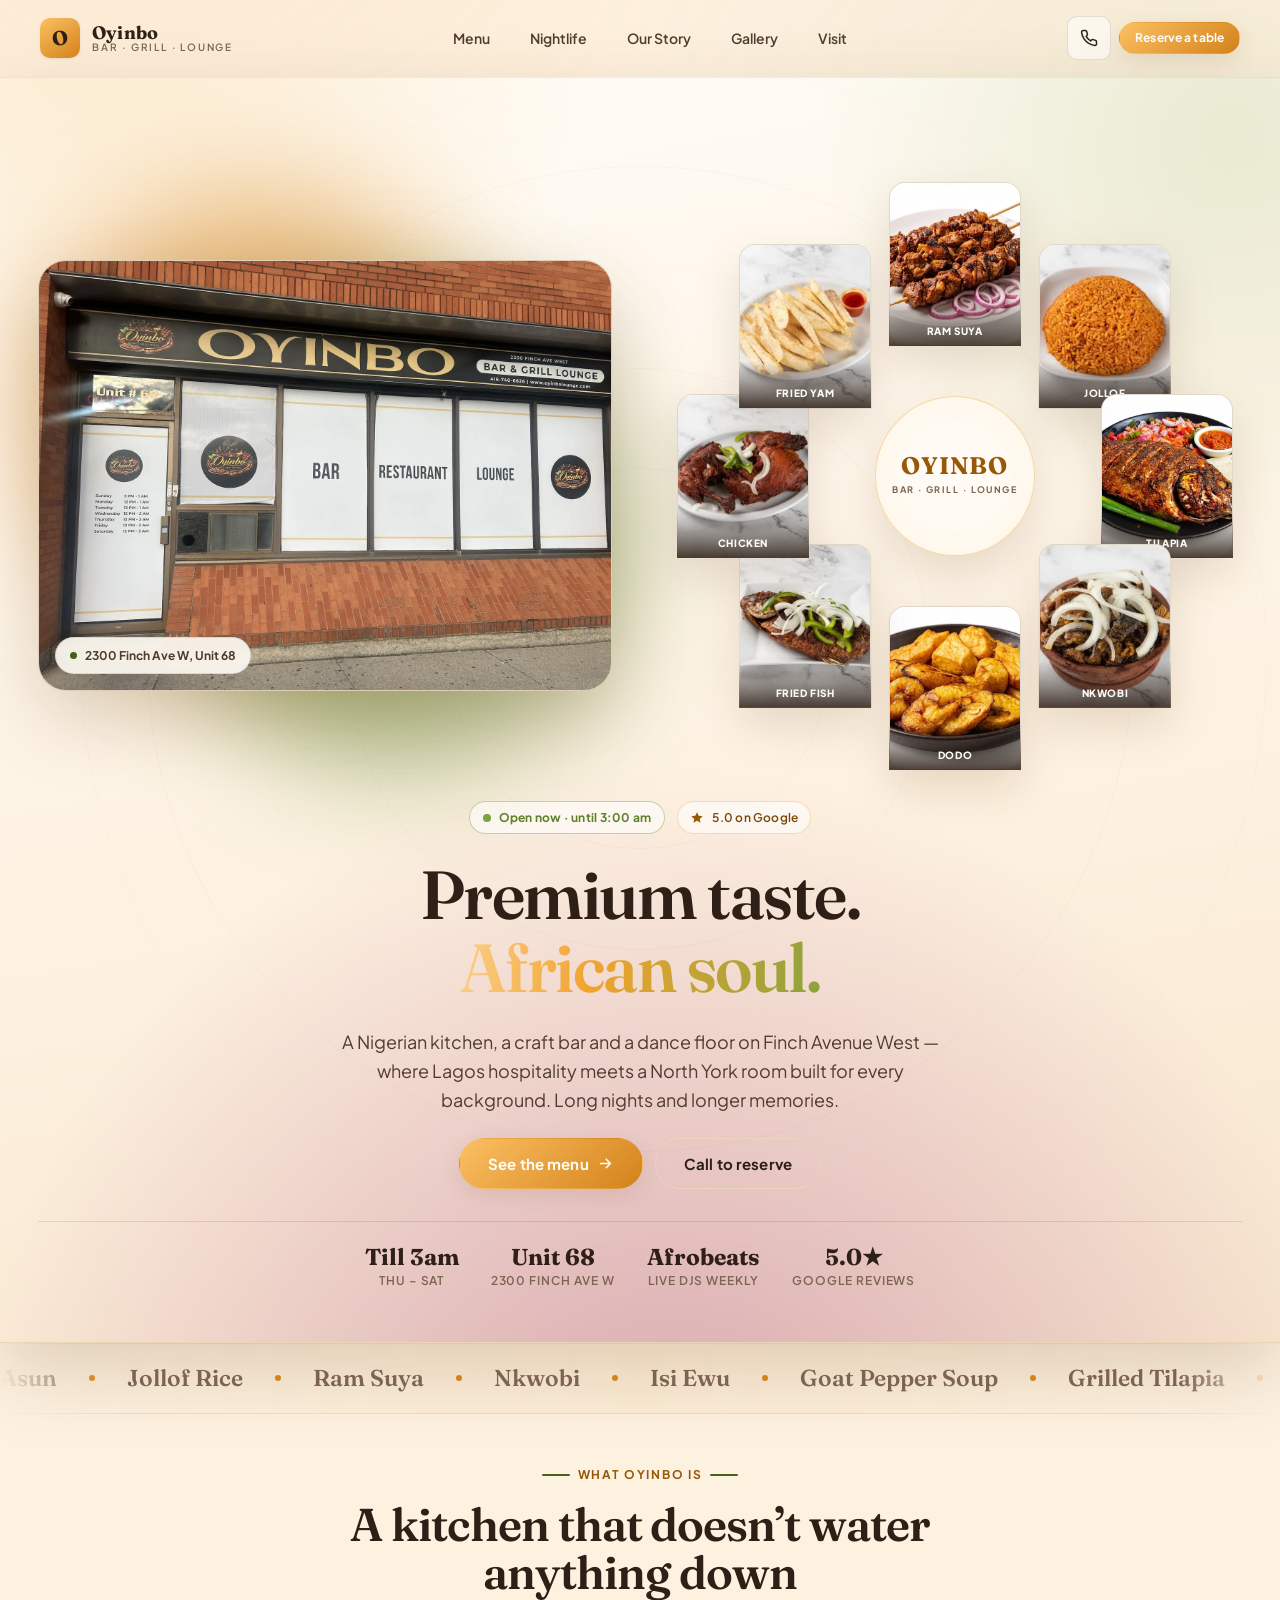
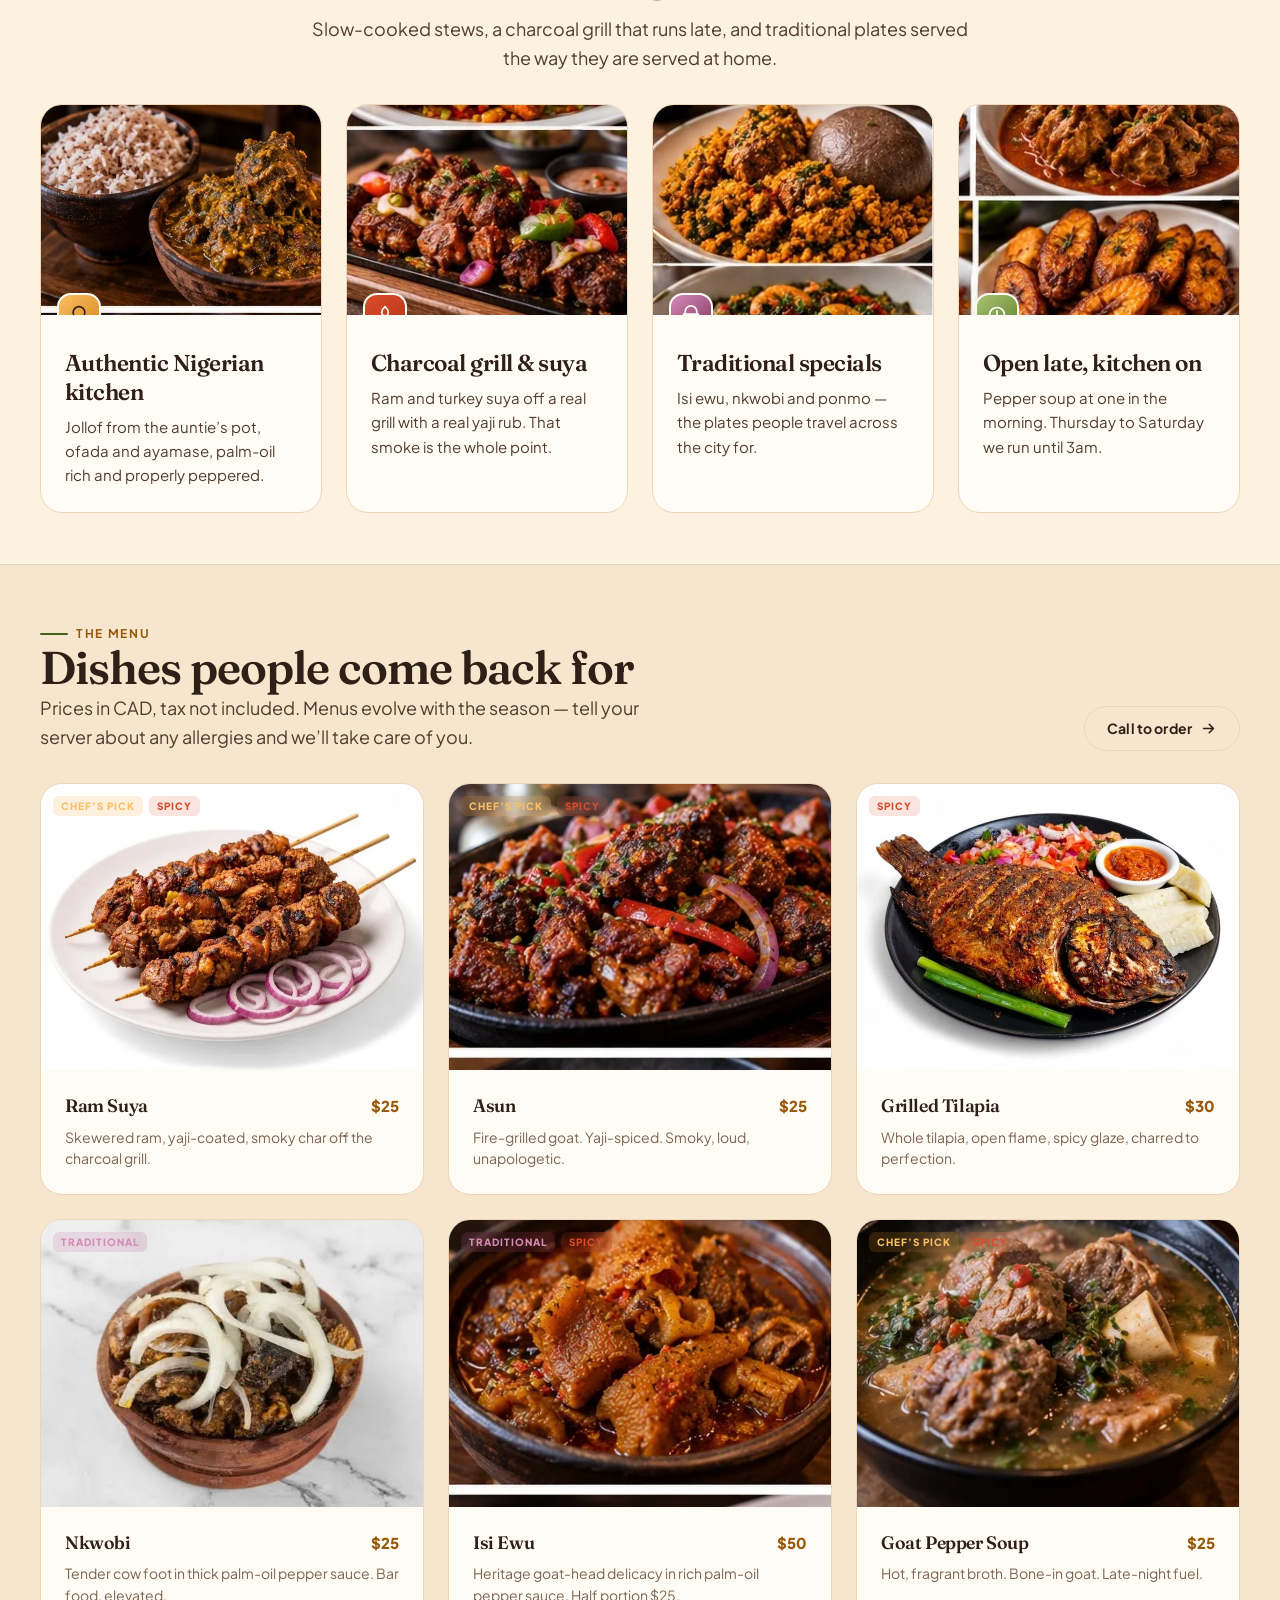
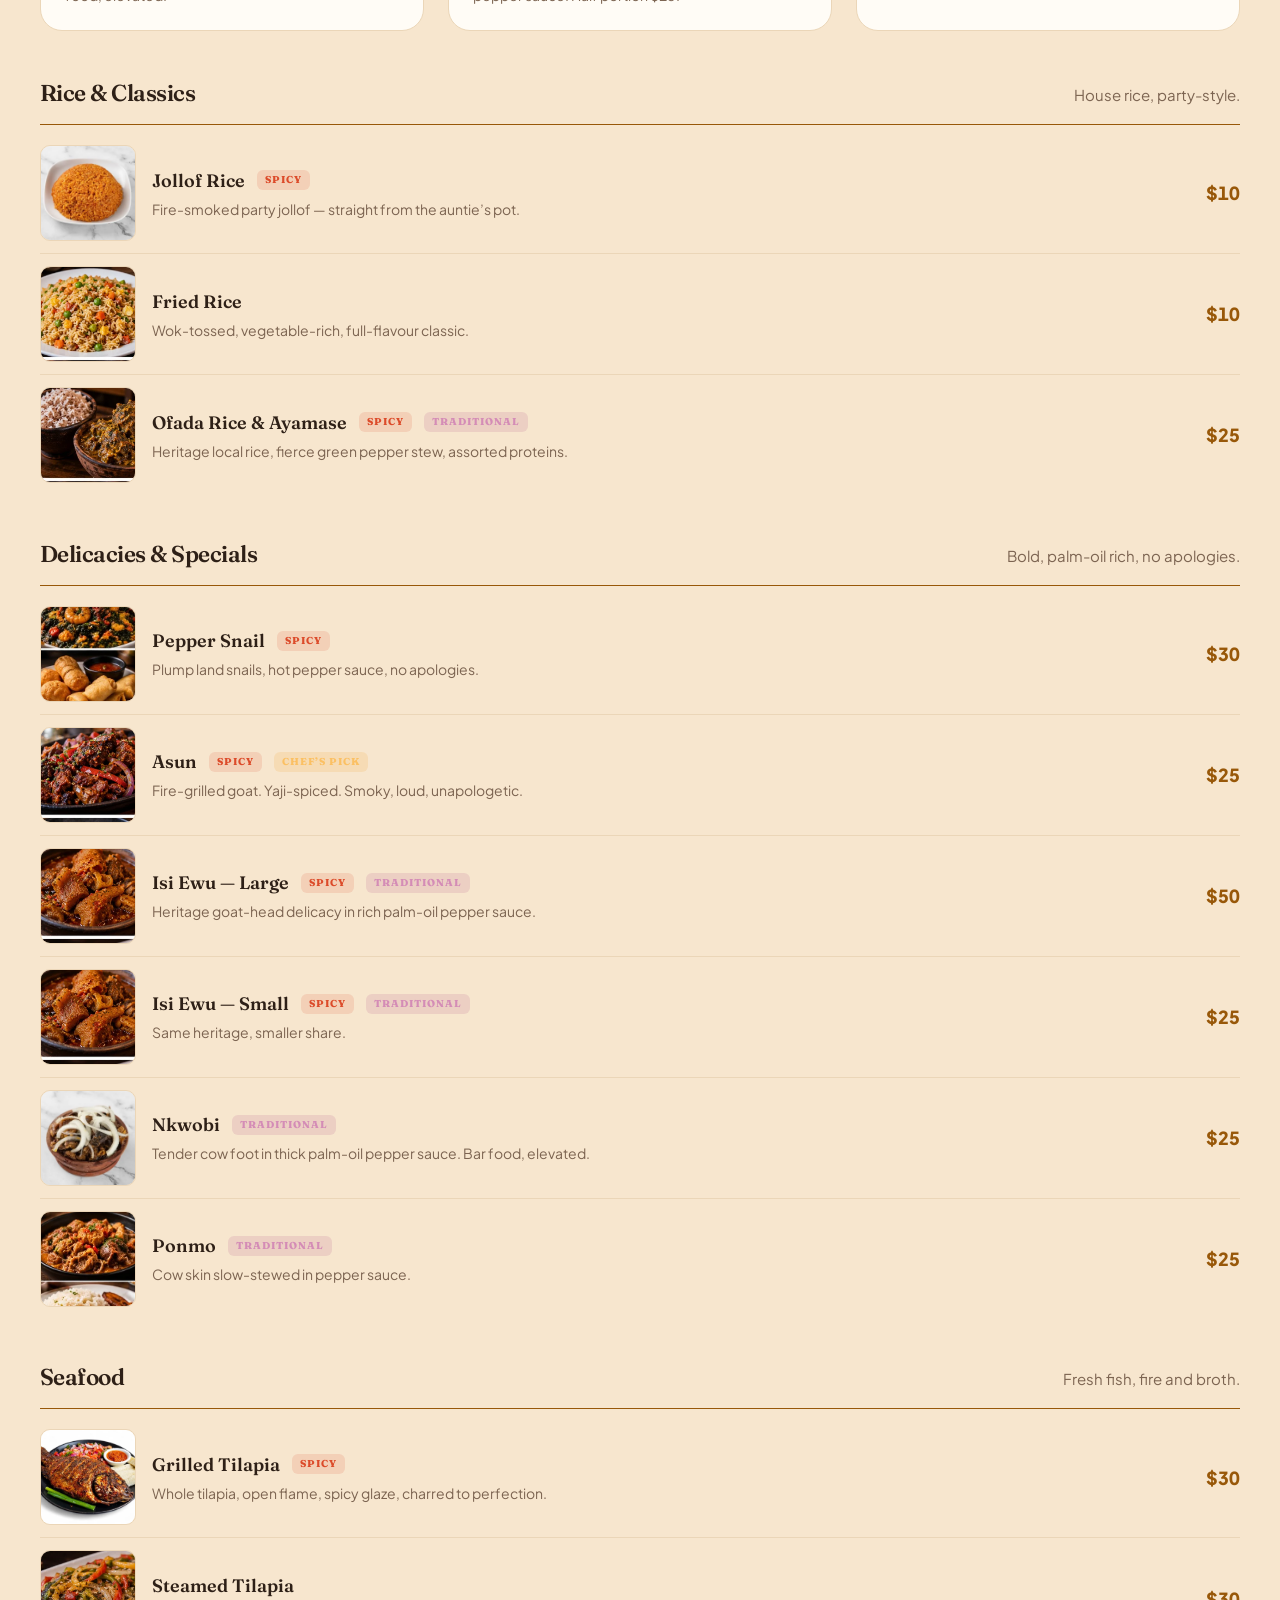
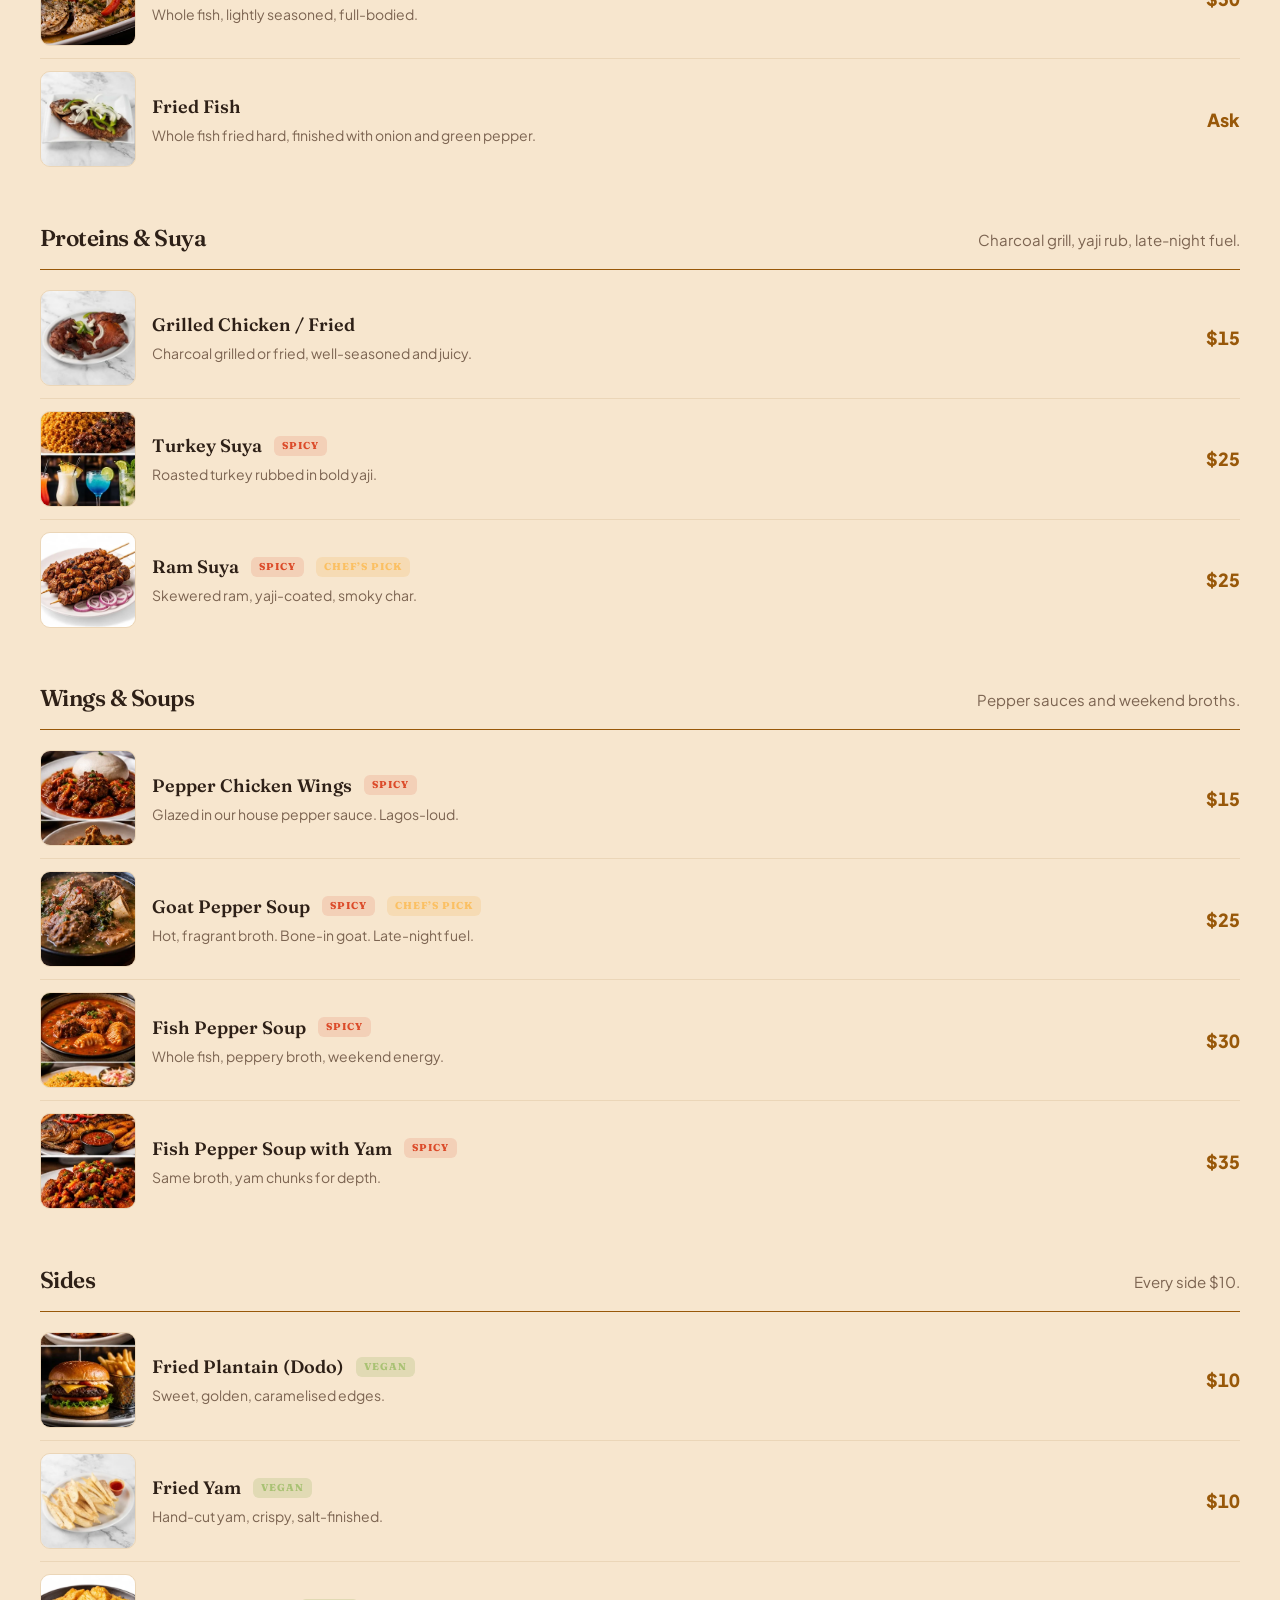
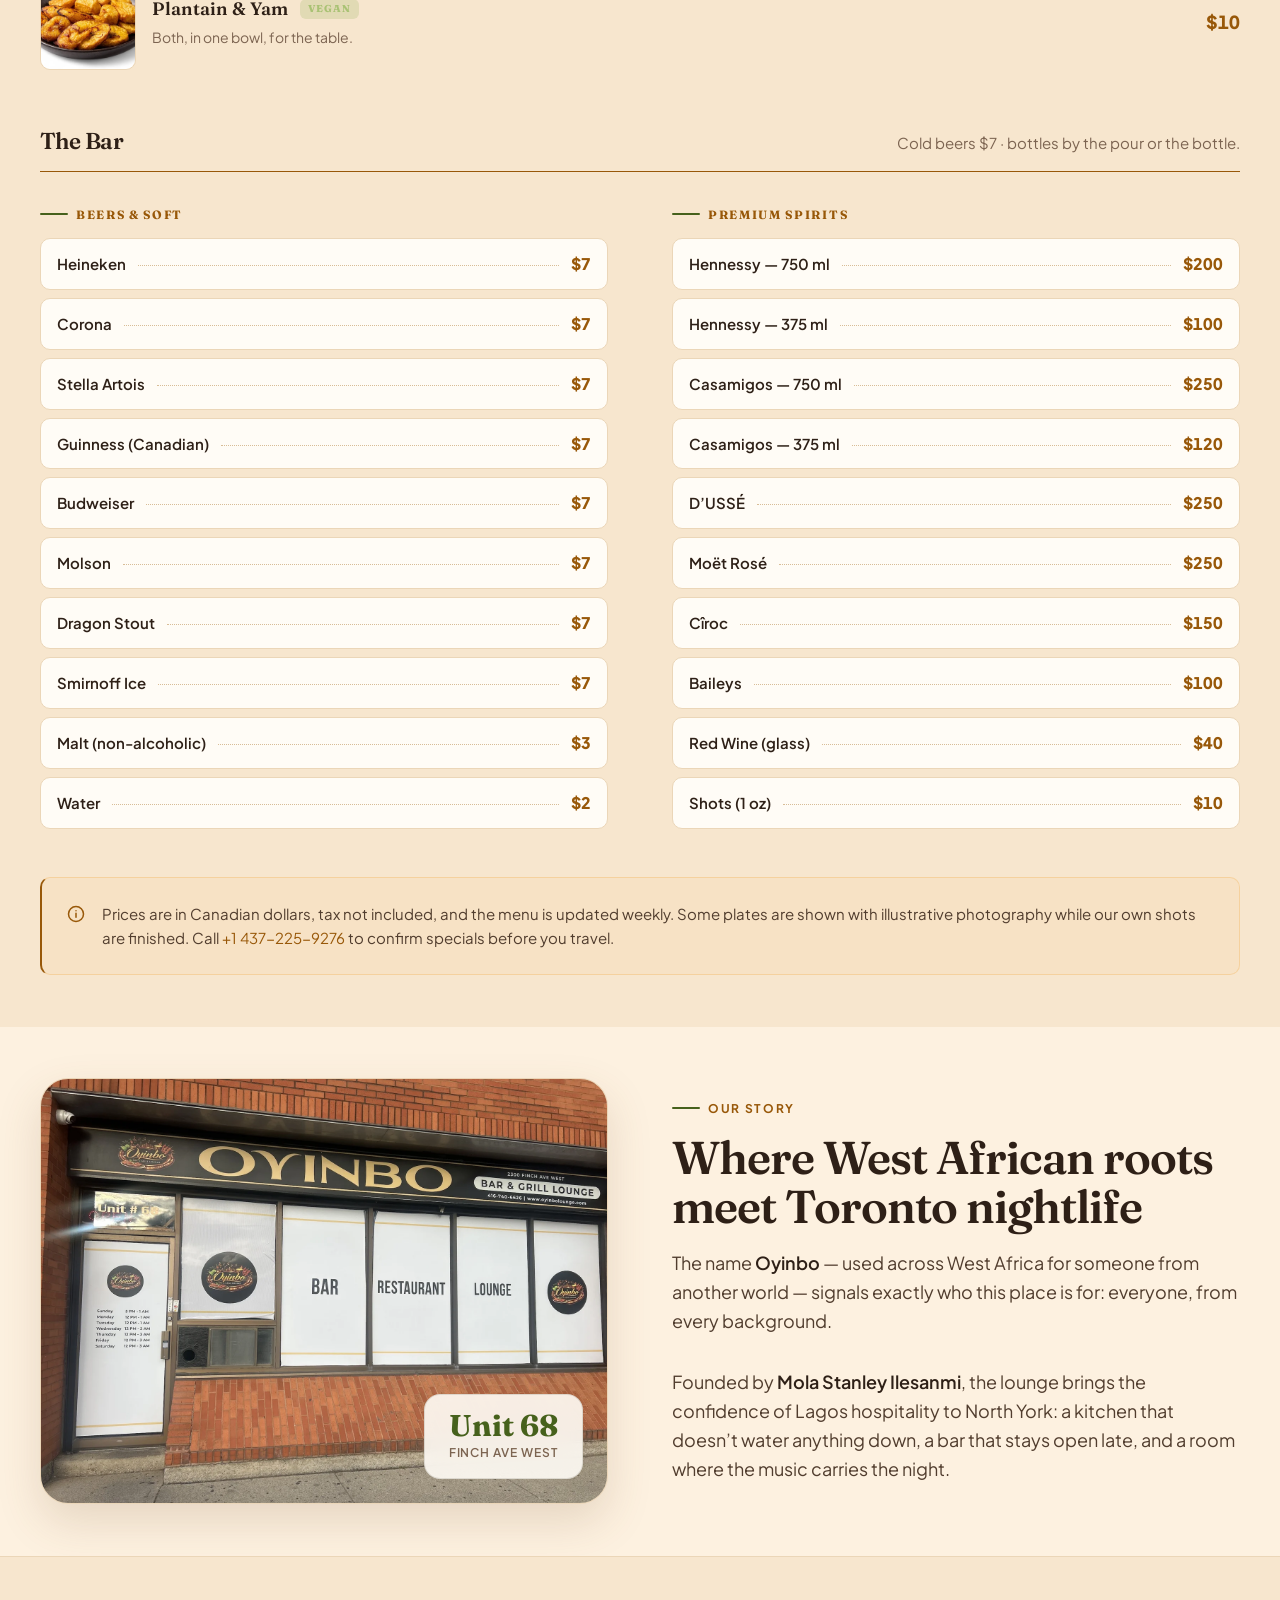
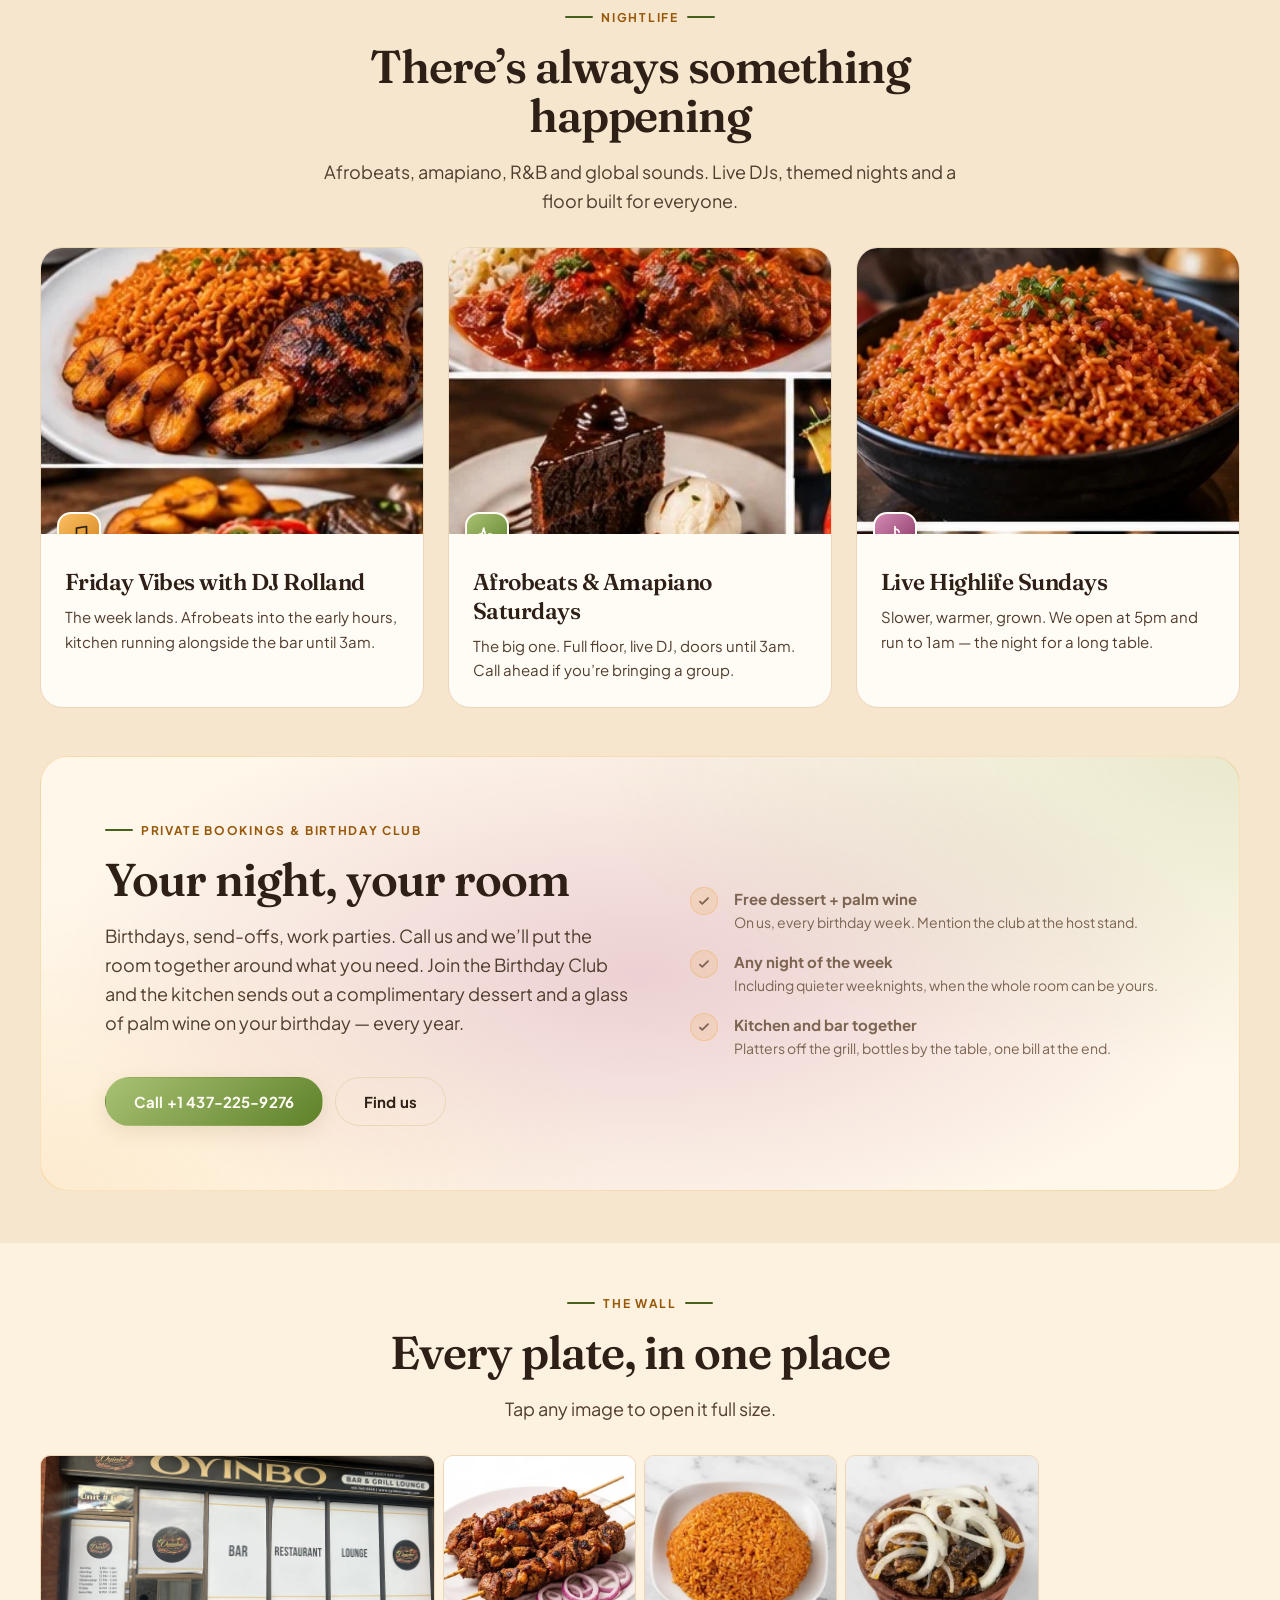
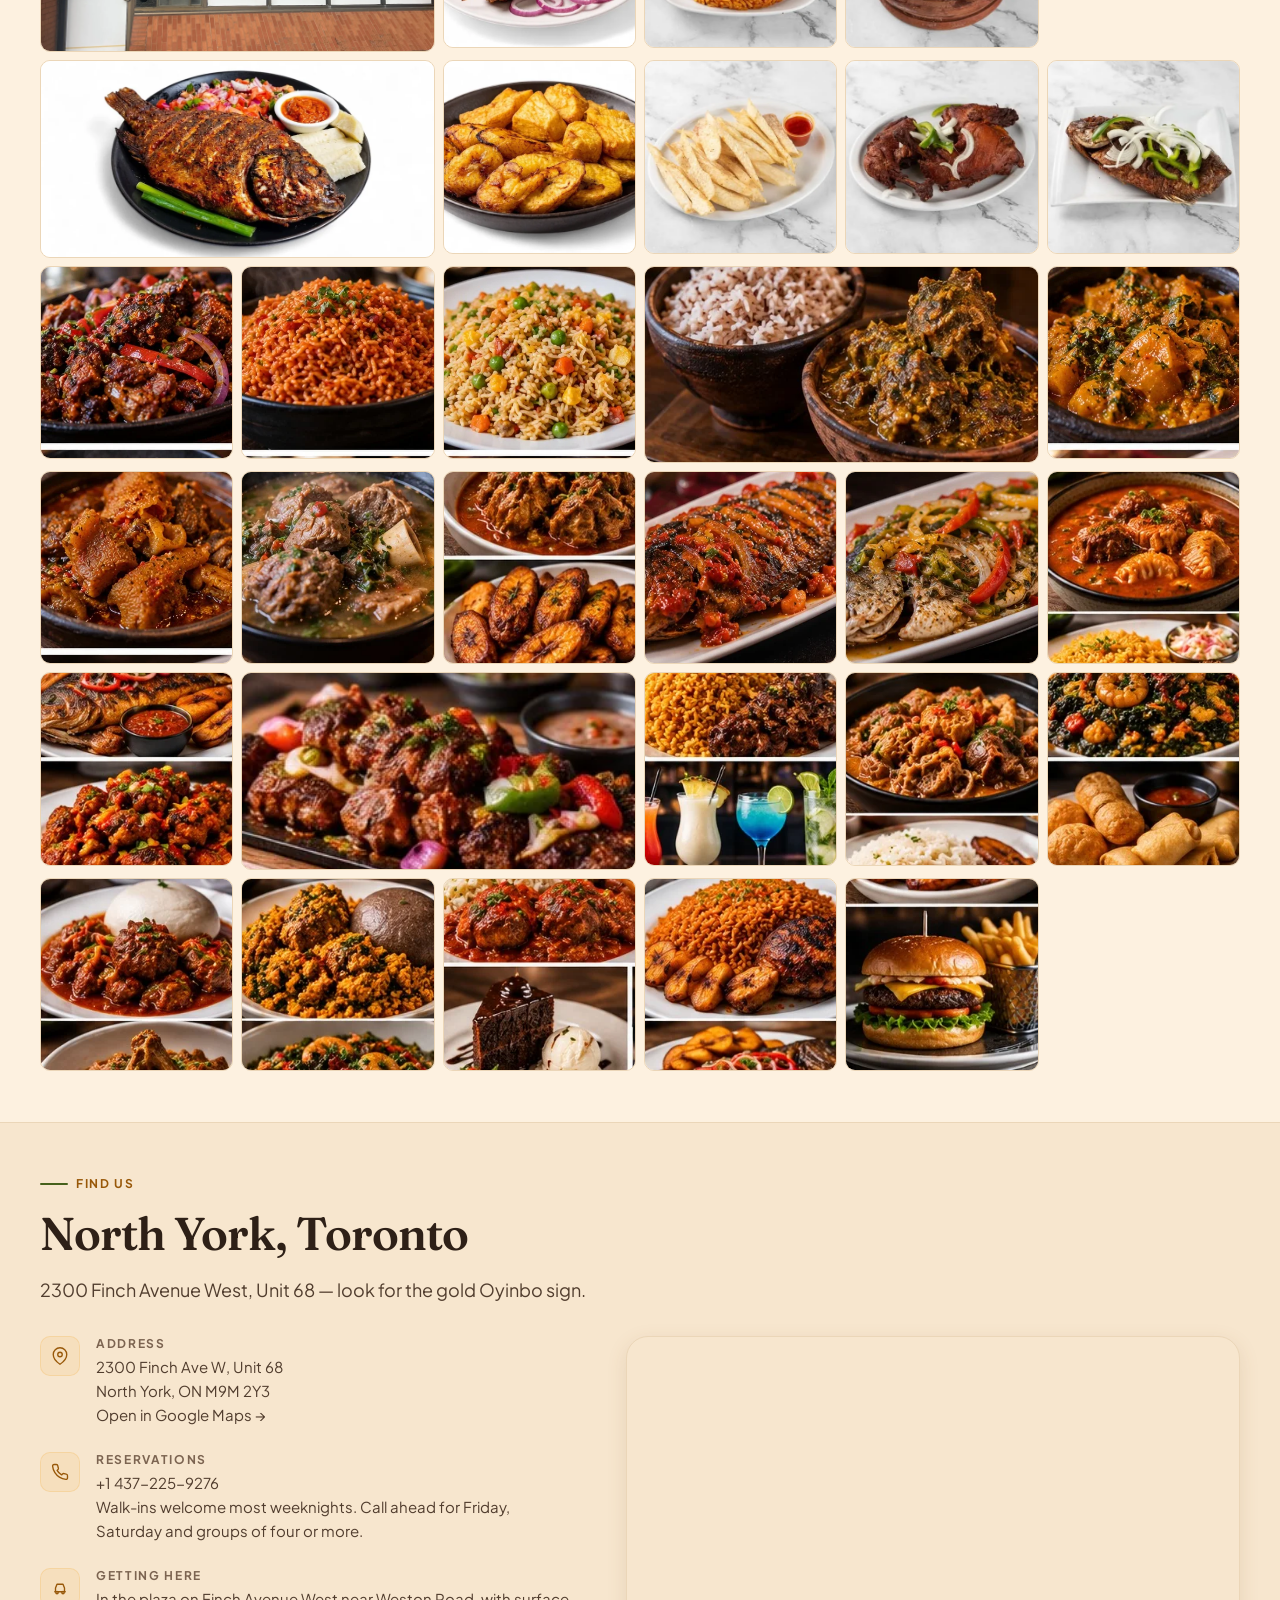
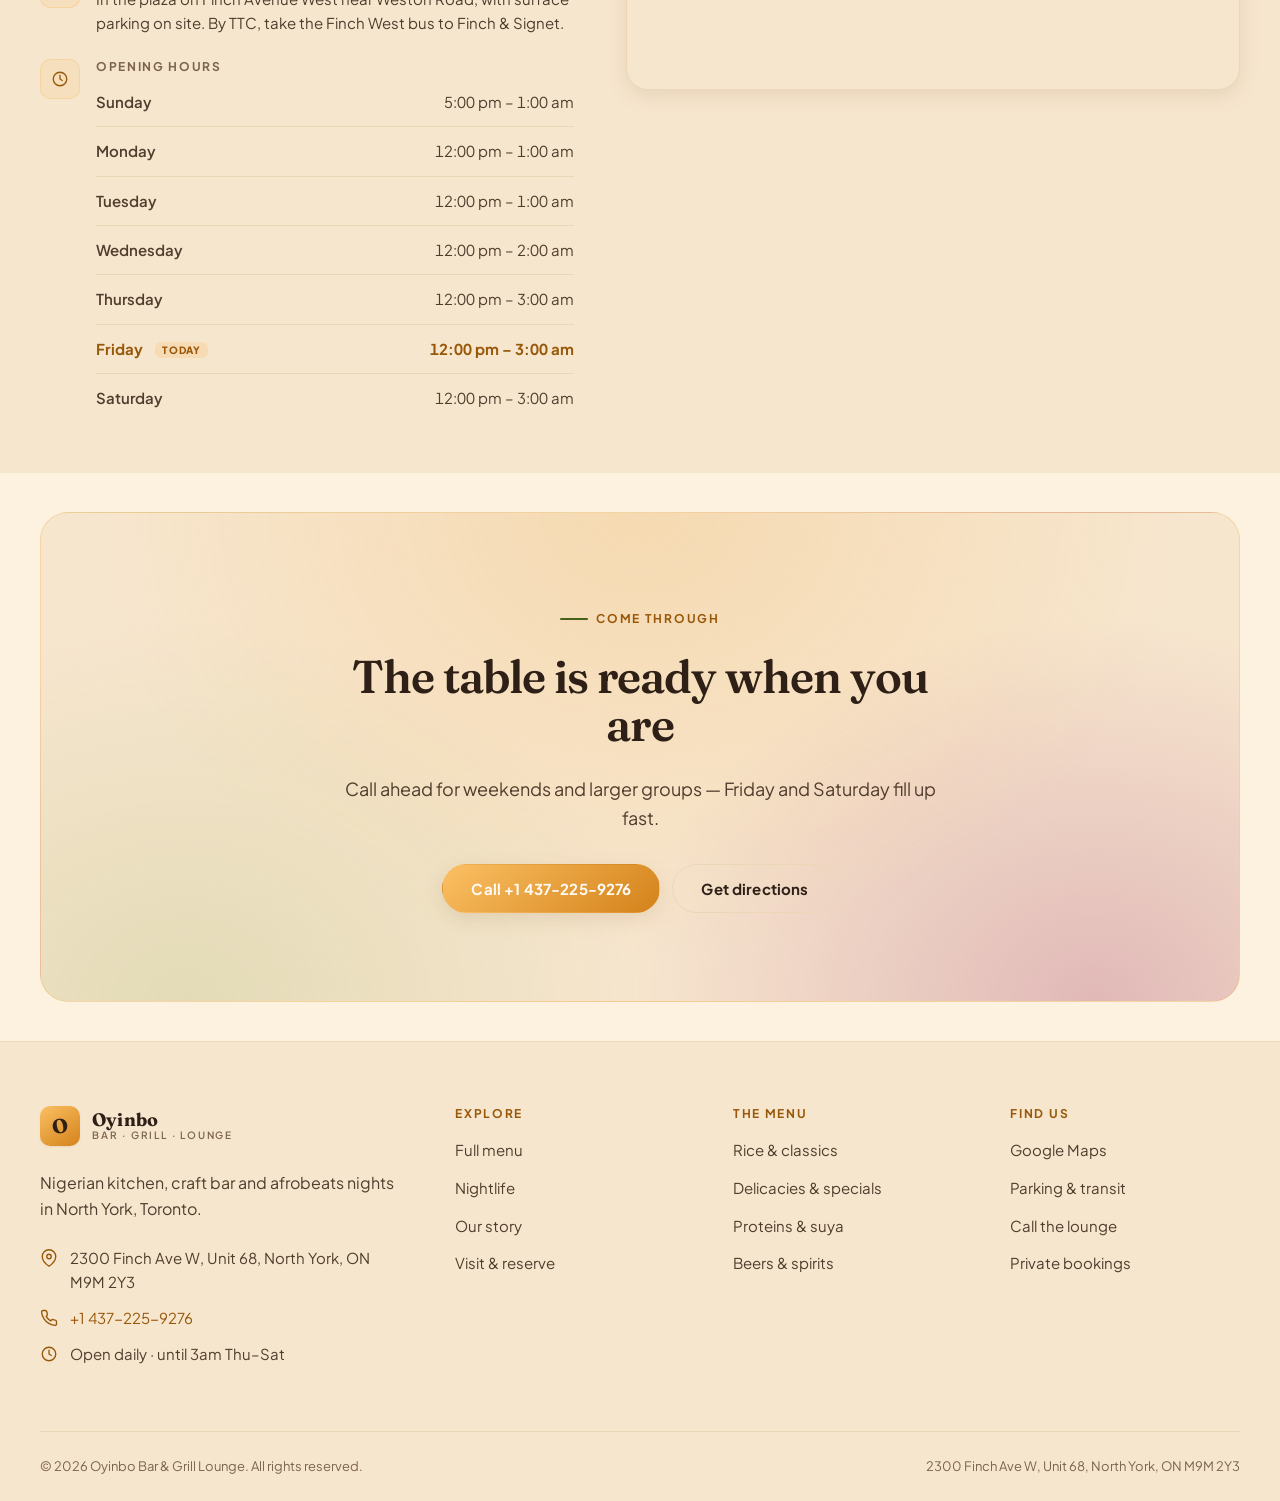
<file: index.html>
<!DOCTYPE html>
<html lang="en">
<head>
<meta charset="utf-8">
<meta name="viewport" content="width=device-width, initial-scale=1">
<title>Oyinbo Bar &amp; Grill Lounge | Nigerian Restaurant in North York, Toronto</title>
<meta name="description" content="Nigerian kitchen, craft bar and afrobeats nights at 2300 Finch Ave W, North York. Suya, asun, jollof, isi ewu and pepper soup, served until 3am Thursday to Saturday.">
<link rel="canonical" href="https://zaddywebbuilds.github.io/OYINBO-LOUNGE-RESTAURANT/">

<meta name="theme-color" content="#FDF1E0">
<meta property="og:type" content="restaurant">
<meta property="og:site_name" content="Oyinbo Bar &amp; Grill Lounge">
<meta property="og:title" content="Oyinbo Bar &amp; Grill Lounge | Nigerian Restaurant in North York, Toronto">
<meta property="og:description" content="Nigerian kitchen, craft bar and afrobeats nights at 2300 Finch Ave W, North York. Suya, asun, jollof, isi ewu and pepper soup, served until 3am Thursday to Saturday.">
<meta property="og:url" content="https://zaddywebbuilds.github.io/OYINBO-LOUNGE-RESTAURANT/">
<meta property="og:image" content="https://zaddywebbuilds.github.io/OYINBO-LOUNGE-RESTAURANT/assets/img/og-cover.jpg">
<meta property="og:image:type" content="image/jpeg">
<meta property="og:image:width" content="1200">
<meta property="og:image:height" content="630">
<meta property="og:image:alt" content="Oyinbo Bar &amp; Grill Lounge — Nigerian kitchen, craft bar and afrobeats nights at 2300 Finch Ave W, Unit 68, North York">
<meta property="og:locale" content="en_CA">
<meta name="twitter:card" content="summary_large_image">
<meta name="twitter:image" content="https://zaddywebbuilds.github.io/OYINBO-LOUNGE-RESTAURANT/assets/img/og-cover.jpg">

<link rel="icon" href="favicon.svg" type="image/svg+xml">
<link rel="mask-icon" href="favicon.svg" color="#985809">

<link rel="preconnect" href="https://fonts.googleapis.com">
<link rel="preconnect" href="https://fonts.gstatic.com" crossorigin>
<link href="https://fonts.googleapis.com/css2?family=Fraunces:opsz,wght@9..144,400..700&family=Plus+Jakarta+Sans:wght@400;600;700;800&display=swap" rel="stylesheet">

<link rel="stylesheet" href="assets/css/site.css">
<script>document.documentElement.classList.add("js");</script>
<link rel="preload" as="image" href="assets/img/photo/suya.webp" type="image/webp">
<link rel="preload" as="image" href="assets/img/photo/jollof-rice.webp" type="image/webp">
<link rel="preload" as="image" href="assets/img/photo/storefront.webp" type="image/webp" fetchpriority="high">
<meta name="format-detection" content="telephone=yes">
<meta name="geo.region" content="CA-ON">
<meta name="geo.placename" content="North York, Toronto">
<meta name="geo.position" content="43.7531004;-79.542035">
<meta name="ICBM" content="43.7531004, -79.542035">
<script type="application/ld+json">
{
  "@context": "https://schema.org",
  "@type": "Restaurant",
  "@id": "https://zaddywebbuilds.github.io/OYINBO-LOUNGE-RESTAURANT/#restaurant",
  "name": "Oyinbo Bar & Grill Lounge",
  "alternateName": "OYINBO LOUNGE & RESTAURANT",
  "url": "https://zaddywebbuilds.github.io/OYINBO-LOUNGE-RESTAURANT/",
  "image": "https://zaddywebbuilds.github.io/OYINBO-LOUNGE-RESTAURANT/assets/img/photo/storefront.webp",
  "telephone": "+1-437-225-9276",
  "servesCuisine": ["Nigerian", "West African", "African"],
  "priceRange": "$$",
  "address": {
    "@type": "PostalAddress",
    "streetAddress": "2300 Finch Ave W, Unit 68",
    "addressLocality": "North York",
    "addressRegion": "ON",
    "postalCode": "M9M 2Y3",
    "addressCountry": "CA"
  },
  "geo": { "@type": "GeoCoordinates", "latitude": 43.7531004, "longitude": -79.542035 },
  "hasMap": "https://maps.google.com/?cid=5976283573163495680",
  "aggregateRating": { "@type": "AggregateRating", "ratingValue": "5.0", "reviewCount": "5" },
  "openingHoursSpecification": [
    { "@type": "OpeningHoursSpecification", "dayOfWeek": "Sunday", "opens": "17:00", "closes": "01:00" },
    { "@type": "OpeningHoursSpecification", "dayOfWeek": ["Monday", "Tuesday"], "opens": "12:00", "closes": "01:00" },
    { "@type": "OpeningHoursSpecification", "dayOfWeek": "Wednesday", "opens": "12:00", "closes": "02:00" },
    { "@type": "OpeningHoursSpecification", "dayOfWeek": ["Thursday", "Friday", "Saturday"], "opens": "12:00", "closes": "03:00" }
  ],
  "hasMenu": "https://zaddywebbuilds.github.io/OYINBO-LOUNGE-RESTAURANT/#menu",
  "acceptsReservations": "True"
}
</script>
</head>
<body>
<a class="skip-link" href="#main">Skip to content</a>

<header class="site-header">
  <div class="wrap site-header__inner">
    <a class="brand" href="#top">
      <span class="brand__mark" aria-hidden="true">O</span>
      <span class="brand__text">
        <span class="brand__name">Oyinbo</span>
        <span class="brand__sub">Bar &middot; Grill &middot; Lounge</span>
      </span>
    </a>
    <nav class="nav" aria-label="Primary">
      <ul class="nav__list">
        <li><a class="nav__link" href="#menu">Menu</a></li>
        <li><a class="nav__link" href="#nightlife">Nightlife</a></li>
        <li><a class="nav__link" href="#story">Our Story</a></li>
        <li><a class="nav__link" href="#gallery">Gallery</a></li>
        <li><a class="nav__link" href="#visit">Visit</a></li>
      </ul>
    </nav>
    <div class="header-actions">
      <a class="icon-btn" href="tel:+14372259276" aria-label="Call Oyinbo Lounge">
        <svg viewBox="0 0 24 24" fill="none" stroke="currentColor" stroke-width="2" stroke-linecap="round" stroke-linejoin="round"><path d="M22 16.92v3a2 2 0 0 1-2.18 2 19.8 19.8 0 0 1-8.63-3.07 19.5 19.5 0 0 1-6-6A19.8 19.8 0 0 1 2.12 4.18 2 2 0 0 1 4.11 2h3a2 2 0 0 1 2 1.72c.13.96.36 1.9.7 2.81a2 2 0 0 1-.45 2.11L8.09 9.91a16 16 0 0 0 6 6l1.27-1.27a2 2 0 0 1 2.11-.45c.9.34 1.85.57 2.81.7A2 2 0 0 1 22 16.92Z"/></svg>
      </a>
      <a class="btn btn--primary btn--sm" href="#visit">Reserve a table</a>
      <button class="nav-toggle" type="button" data-nav-toggle aria-expanded="false" aria-controls="mobile-nav" aria-label="Open menu">
        <span class="nav-toggle__bars" aria-hidden="true"><span></span><span></span><span></span></span>
      </button>
    </div>
  </div>
</header>

<div class="mobile-nav" id="mobile-nav" aria-hidden="true">
  <div class="mobile-nav__head">
    <a class="brand" href="#top">
      <span class="brand__mark" aria-hidden="true">O</span>
      <span class="brand__text">
        <span class="brand__name">Oyinbo</span>
        <span class="brand__sub">Bar &middot; Grill &middot; Lounge</span>
      </span>
    </a>
    <button class="nav-toggle" type="button" data-nav-toggle aria-expanded="false" aria-controls="mobile-nav" aria-label="Close menu">
      <span class="nav-toggle__bars" aria-hidden="true"><span></span><span></span><span></span></span>
    </button>
  </div>
  <div class="mobile-nav__body">
    <ul class="mobile-nav__list">
      <li><a href="#menu"><span class="num">01</span> Menu</a></li>
      <li><a href="#nightlife"><span class="num">02</span> Nightlife</a></li>
      <li><a href="#story"><span class="num">03</span> Our Story</a></li>
      <li><a href="#gallery"><span class="num">04</span> Gallery</a></li>
      <li><a href="#visit"><span class="num">05</span> Visit</a></li>
    </ul>
    <div class="mobile-nav__foot">
      <a class="btn btn--primary btn--lg" href="tel:+14372259276">Call +1 437-225-9276</a>
      <a class="btn btn--ghost btn--lg" href="https://maps.google.com/?cid=5976283573163495680" target="_blank" rel="noopener">Get directions</a>
    </div>
  </div>
</div>


<main id="main">
  <!-- ============================ STAGE ============================ -->
  <section class="stage" id="top">
    <div class="stage__arcs" aria-hidden="true">
      <span></span><span></span><span></span><span></span><span></span>
    </div>

    <div class="stage__grid">
      <!-- the room itself, on its own light -->
      <div class="stage__venue">
        <span class="stage__aura stage__aura--warm" aria-hidden="true"></span>
        <span class="stage__aura stage__aura--cool" aria-hidden="true"></span>
        <figure class="stage__card">
          <img src="assets/img/photo/storefront.webp"
               alt="The Oyinbo Bar &amp; Grill Lounge shopfront on Finch Avenue West, North York"
               width="1600" height="1200" fetchpriority="high">
          <figcaption><span class="dot" aria-hidden="true"></span>2300 Finch Ave W, Unit 68</figcaption>
        </figure>
      </div>

      <!-- the kitchen, turning -->
      <div class="ring" aria-label="Dishes from the Oyinbo kitchen">
        <div class="ring__rotor">
          <div class="ring__item"><div class="ring__upright"><a class="ring__card" href="#menu">
            <img src="assets/img/photo/suya.webp" alt="Ram suya skewers" decoding="async" width="900" height="506">
            <span class="ring__label">Ram Suya</span></a></div></div>
          <div class="ring__item"><div class="ring__upright"><a class="ring__card" href="#menu">
            <img src="assets/img/photo/jollof-rice.webp" alt="Party jollof rice" decoding="async" width="550" height="440">
            <span class="ring__label">Jollof</span></a></div></div>
          <div class="ring__item"><div class="ring__upright"><a class="ring__card" href="#menu">
            <img src="assets/img/photo/grilled-tilapia.webp" alt="Whole grilled tilapia" decoding="async" width="900" height="506">
            <span class="ring__label">Tilapia</span></a></div></div>
          <div class="ring__item"><div class="ring__upright"><a class="ring__card" href="#menu">
            <img src="assets/img/photo/nkwobi.webp" alt="Nkwobi in a clay bowl" decoding="async" width="550" height="440">
            <span class="ring__label">Nkwobi</span></a></div></div>
          <div class="ring__item"><div class="ring__upright"><a class="ring__card" href="#menu">
            <img src="assets/img/photo/plantain-and-yam.webp" alt="Fried plantain and yam" decoding="async" width="900" height="506">
            <span class="ring__label">Dodo</span></a></div></div>
          <div class="ring__item"><div class="ring__upright"><a class="ring__card" href="#menu">
            <img src="assets/img/photo/fried-fish.webp" alt="Fried whole fish with peppers" decoding="async" width="550" height="440">
            <span class="ring__label">Fried Fish</span></a></div></div>
          <div class="ring__item"><div class="ring__upright"><a class="ring__card" href="#menu">
            <img src="assets/img/photo/grilled-chicken.webp" alt="Grilled chicken" decoding="async" width="550" height="440">
            <span class="ring__label">Chicken</span></a></div></div>
          <div class="ring__item"><div class="ring__upright"><a class="ring__card" href="#menu">
            <img src="assets/img/photo/fried-yam.webp" alt="Fried yam with pepper sauce" decoding="async" width="550" height="440">
            <span class="ring__label">Fried Yam</span></a></div></div>
        </div>
        <div class="ring__hub">
          <span>
            <span class="mark">OYINBO</span>
            <span class="sub">Bar &middot; Grill &middot; Lounge</span>
          </span>
        </div>
      </div>
    </div>

    <div class="stage__title">
      <div class="stage__kicker">
        <span class="status" data-status>
          <span class="status__dot" aria-hidden="true"></span>
          <span data-status-label>Checking hours&hellip;</span>
        </span>
        <span class="chip chip--accent">
          <svg viewBox="0 0 24 24" fill="currentColor"><path d="m12 2 2.9 6.26 6.85.72-5.1 4.6 1.44 6.72L12 16.9 5.91 20.3l1.44-6.72-5.1-4.6 6.85-.72L12 2Z"/></svg>
          5.0 on Google
        </span>
      </div>

      <h1>Premium taste.<em>African soul.</em></h1>

      <p class="stage__lede">
        A Nigerian kitchen, a craft bar and a dance floor on Finch Avenue West &mdash;
        where Lagos hospitality meets a North York room built for every background.
        Long nights and longer memories.
      </p>

      <div class="btn-row">
        <a class="btn btn--primary btn--lg" href="#menu">
          See the menu
          <svg viewBox="0 0 24 24" fill="none" stroke="currentColor" stroke-width="2.2" stroke-linecap="round" stroke-linejoin="round"><path d="M5 12h14M13 6l6 6-6 6"/></svg>
        </a>
        <a class="btn btn--ghost btn--lg" href="tel:+14372259276">Call to reserve</a>
      </div>

      <div class="stage__facts">
        <div class="stage__fact"><b>Till 3am</b><span>Thu &ndash; Sat</span></div>
        <div class="stage__fact"><b>Unit 68</b><span>2300 Finch Ave W</span></div>
        <div class="stage__fact"><b>Afrobeats</b><span>Live DJs weekly</span></div>
        <div class="stage__fact"><b>5.0&#9733;</b><span>Google reviews</span></div>
      </div>
    </div>
  </section>

  <!-- ============================ MARQUEE ============================ -->
  <div class="marquee" aria-hidden="true">
    <div class="marquee__track">
      <div class="marquee__group">
        <span>Asun</span><i></i><span>Jollof Rice</span><i></i><span>Ram Suya</span><i></i>
        <span>Nkwobi</span><i></i><span>Isi Ewu</span><i></i><span>Goat Pepper Soup</span><i></i>
        <span>Grilled Tilapia</span><i></i><span>Ofada &amp; Ayamase</span><i></i><span>Pepper Snail</span><i></i>
      </div>
      <div class="marquee__group">
        <span>Asun</span><i></i><span>Jollof Rice</span><i></i><span>Ram Suya</span><i></i>
        <span>Nkwobi</span><i></i><span>Isi Ewu</span><i></i><span>Goat Pepper Soup</span><i></i>
        <span>Grilled Tilapia</span><i></i><span>Ofada &amp; Ayamase</span><i></i><span>Pepper Snail</span><i></i>
      </div>
    </div>
  </div>

  <!-- ============================ WHAT WE ARE ============================ -->
  <section class="section">
    <div class="wrap">
      <div class="sec-head sec-head--center reveal">
        <span class="eyebrow">What Oyinbo is</span>
        <h2>A kitchen that doesn&rsquo;t water anything down</h2>
        <p>Slow-cooked stews, a charcoal grill that runs late, and traditional plates served the way they are served at home.</p>
      </div>

      <div class="grid grid--4">
        <article class="feature reveal">
          <div class="feature__media">
            <img src="assets/img/concept/ofada-ayamase.webp" alt="Ofada rice with ayamase pepper stew" loading="lazy" width="900" height="590">
            <span class="feature__badge feature__badge--yellow" aria-hidden="true">
              <svg viewBox="0 0 24 24" fill="none" stroke="currentColor" stroke-width="2" stroke-linecap="round" stroke-linejoin="round"><path d="M12 2a7 7 0 0 0-7 7c0 3 2 4.5 2 7h10c0-2.5 2-4 2-7a7 7 0 0 0-7-7Z"/><path d="M9 20h6M10 22h4"/></svg>
            </span>
          </div>
          <div class="feature__body">
            <h3>Authentic Nigerian kitchen</h3>
            <p>Jollof from the auntie&rsquo;s pot, ofada and ayamase, palm-oil rich and properly peppered.</p>
          </div>
        </article>

        <article class="feature reveal" data-delay="80">
          <div class="feature__media">
            <img src="assets/img/concept/suya-platter.webp" alt="A platter of yaji-rubbed suya" loading="lazy" width="900" height="730">
            <span class="feature__badge feature__badge--amber" aria-hidden="true">
              <svg viewBox="0 0 24 24" fill="none" stroke="currentColor" stroke-width="2" stroke-linecap="round" stroke-linejoin="round"><path d="M12 2s4 3.5 4 7a4 4 0 0 1-8 0c0-3.5 4-7 4-7Z"/><path d="M6 14c0 4 2.7 7 6 7s6-3 6-7"/></svg>
            </span>
          </div>
          <div class="feature__body">
            <h3>Charcoal grill &amp; suya</h3>
            <p>Ram and turkey suya off a real grill with a real yaji rub. That smoke is the whole point.</p>
          </div>
        </article>

        <article class="feature reveal" data-delay="160">
          <div class="feature__media">
            <img src="assets/img/concept/rice-and-special.webp" alt="Rice served with a traditional Nigerian special" loading="lazy" width="900" height="735">
            <span class="feature__badge feature__badge--plum" aria-hidden="true">
              <svg viewBox="0 0 24 24" fill="none" stroke="currentColor" stroke-width="2" stroke-linecap="round" stroke-linejoin="round"><path d="M3 11h18M5 11V8a7 7 0 0 1 14 0v3"/><path d="M5 11v3a7 7 0 0 0 14 0v-3"/></svg>
            </span>
          </div>
          <div class="feature__body">
            <h3>Traditional specials</h3>
            <p>Isi ewu, nkwobi and ponmo &mdash; the plates people travel across the city for.</p>
          </div>
        </article>

        <article class="feature reveal" data-delay="240">
          <div class="feature__media">
            <img src="assets/img/concept/goat-pepper-soup-close.webp" alt="A close view of goat pepper soup" loading="lazy" width="900" height="740">
            <span class="feature__badge feature__badge--green" aria-hidden="true">
              <svg viewBox="0 0 24 24" fill="none" stroke="currentColor" stroke-width="2" stroke-linecap="round" stroke-linejoin="round"><circle cx="12" cy="12" r="9"/><path d="M12 7v5l3 2"/></svg>
            </span>
          </div>
          <div class="feature__body">
            <h3>Open late, kitchen on</h3>
            <p>Pepper soup at one in the morning. Thursday to Saturday we run until 3am.</p>
          </div>
        </article>
      </div>
    </div>
  </section>

  <!-- ============================ MENU ============================ -->
  <section class="section section--raised section--line" id="menu">
    <div class="wrap">
      <div class="sec-head sec-head--split reveal">
        <div>
          <span class="eyebrow">The menu</span>
          <h2>Dishes people come back for</h2>
          <p>Prices in CAD, tax not included. Menus evolve with the season &mdash; tell your server about any allergies and we&rsquo;ll take care of you.</p>
        </div>
        <a class="btn btn--ghost" href="tel:+14372259276">
          Call to order
          <svg viewBox="0 0 24 24" fill="none" stroke="currentColor" stroke-width="2.2" stroke-linecap="round" stroke-linejoin="round"><path d="M5 12h14M13 6l6 6-6 6"/></svg>
        </a>
      </div>

      <div class="grid grid--3">
        <article class="dish reveal">
          <div class="dish__media">
            <span class="dish__tags"><span class="tag tag--pick">Chef&rsquo;s pick</span><span class="tag tag--spicy">Spicy</span></span>
            <img src="assets/img/photo/suya.webp" alt="Ram suya skewers with red onion" loading="lazy" width="900" height="506">
          </div>
          <div class="dish__body">
            <div class="dish__top"><h3 class="dish__name">Ram Suya</h3><span class="dish__price">$25</span></div>
            <p class="dish__desc">Skewered ram, yaji-coated, smoky char off the charcoal grill.</p>
          </div>
        </article>

        <article class="dish reveal" data-delay="80">
          <div class="dish__media">
            <span class="dish__tags"><span class="tag tag--pick">Chef&rsquo;s pick</span><span class="tag tag--spicy">Spicy</span></span>
            <img src="assets/img/concept/asun.webp" alt="Asun, fire-grilled goat with pepper and onion" loading="lazy" width="900" height="591">
          </div>
          <div class="dish__body">
            <div class="dish__top"><h3 class="dish__name">Asun</h3><span class="dish__price">$25</span></div>
            <p class="dish__desc">Fire-grilled goat. Yaji-spiced. Smoky, loud, unapologetic.</p>
          </div>
        </article>

        <article class="dish reveal" data-delay="160">
          <div class="dish__media">
            <span class="dish__tags"><span class="tag tag--spicy">Spicy</span></span>
            <img src="assets/img/photo/grilled-tilapia.webp" alt="Whole grilled tilapia with pepper sauce, salsa and yam" loading="lazy" width="900" height="506">
          </div>
          <div class="dish__body">
            <div class="dish__top"><h3 class="dish__name">Grilled Tilapia</h3><span class="dish__price">$30</span></div>
            <p class="dish__desc">Whole tilapia, open flame, spicy glaze, charred to perfection.</p>
          </div>
        </article>

        <article class="dish reveal">
          <div class="dish__media">
            <span class="dish__tags"><span class="tag tag--trad">Traditional</span></span>
            <img src="assets/img/photo/nkwobi.webp" alt="Nkwobi served in a clay bowl, topped with sliced onion" loading="lazy" width="550" height="440">
          </div>
          <div class="dish__body">
            <div class="dish__top"><h3 class="dish__name">Nkwobi</h3><span class="dish__price">$25</span></div>
            <p class="dish__desc">Tender cow foot in thick palm-oil pepper sauce. Bar food, elevated.</p>
          </div>
        </article>

        <article class="dish reveal" data-delay="80">
          <div class="dish__media">
            <span class="dish__tags"><span class="tag tag--trad">Traditional</span><span class="tag tag--spicy">Spicy</span></span>
            <img src="assets/img/concept/isi-ewu.webp" alt="Isi ewu, goat head in palm-oil pepper sauce" loading="lazy" width="900" height="591">
          </div>
          <div class="dish__body">
            <div class="dish__top"><h3 class="dish__name">Isi Ewu</h3><span class="dish__price">$50</span></div>
            <p class="dish__desc">Heritage goat-head delicacy in rich palm-oil pepper sauce. Half portion $25.</p>
          </div>
        </article>

        <article class="dish reveal" data-delay="160">
          <div class="dish__media">
            <span class="dish__tags"><span class="tag tag--pick">Chef&rsquo;s pick</span><span class="tag tag--spicy">Spicy</span></span>
            <img src="assets/img/concept/goat-pepper-soup.webp" alt="Goat pepper soup in a bowl" loading="lazy" width="900" height="590">
          </div>
          <div class="dish__body">
            <div class="dish__top"><h3 class="dish__name">Goat Pepper Soup</h3><span class="dish__price">$25</span></div>
            <p class="dish__desc">Hot, fragrant broth. Bone-in goat. Late-night fuel.</p>
          </div>
        </article>
      </div>

      <div class="menu-group u-mt-7">
        <div class="menu-group__head"><h3>Rice &amp; Classics</h3><span>House rice, party-style.</span></div>
        <div class="menu-list">
          <div class="plate"><span class="plate__thumb"><img src="assets/img/photo/jollof-rice.webp" alt="" loading="lazy"></span>
            <div><div class="plate__name">Jollof Rice <span class="tag tag--spicy">Spicy</span></div><p class="plate__desc">Fire-smoked party jollof &mdash; straight from the auntie&rsquo;s pot.</p></div>
            <span class="plate__price">$10</span></div>
          <div class="plate"><span class="plate__thumb"><img src="assets/img/concept/fried-rice.webp" alt="" loading="lazy"></span>
            <div><div class="plate__name">Fried Rice</div><p class="plate__desc">Wok-tossed, vegetable-rich, full-flavour classic.</p></div>
            <span class="plate__price">$10</span></div>
          <div class="plate"><span class="plate__thumb"><img src="assets/img/concept/ofada-ayamase.webp" alt="" loading="lazy"></span>
            <div><div class="plate__name">Ofada Rice &amp; Ayamase <span class="tag tag--spicy">Spicy</span> <span class="tag tag--trad">Traditional</span></div><p class="plate__desc">Heritage local rice, fierce green pepper stew, assorted proteins.</p></div>
            <span class="plate__price">$25</span></div>
        </div>
      </div>

      <div class="menu-group">
        <div class="menu-group__head"><h3>Delicacies &amp; Specials</h3><span>Bold, palm-oil rich, no apologies.</span></div>
        <div class="menu-list">
          <div class="plate"><span class="plate__thumb"><img src="assets/img/concept/pepper-snail.webp" alt="" loading="lazy"></span>
            <div><div class="plate__name">Pepper Snail <span class="tag tag--spicy">Spicy</span></div><p class="plate__desc">Plump land snails, hot pepper sauce, no apologies.</p></div>
            <span class="plate__price">$30</span></div>
          <div class="plate"><span class="plate__thumb"><img src="assets/img/concept/asun.webp" alt="" loading="lazy"></span>
            <div><div class="plate__name">Asun <span class="tag tag--spicy">Spicy</span> <span class="tag tag--pick">Chef&rsquo;s pick</span></div><p class="plate__desc">Fire-grilled goat. Yaji-spiced. Smoky, loud, unapologetic.</p></div>
            <span class="plate__price">$25</span></div>
          <div class="plate"><span class="plate__thumb"><img src="assets/img/concept/isi-ewu.webp" alt="" loading="lazy"></span>
            <div><div class="plate__name">Isi Ewu &mdash; Large <span class="tag tag--spicy">Spicy</span> <span class="tag tag--trad">Traditional</span></div><p class="plate__desc">Heritage goat-head delicacy in rich palm-oil pepper sauce.</p></div>
            <span class="plate__price">$50</span></div>
          <div class="plate"><span class="plate__thumb"><img src="assets/img/concept/isi-ewu.webp" alt="" loading="lazy"></span>
            <div><div class="plate__name">Isi Ewu &mdash; Small <span class="tag tag--spicy">Spicy</span> <span class="tag tag--trad">Traditional</span></div><p class="plate__desc">Same heritage, smaller share.</p></div>
            <span class="plate__price">$25</span></div>
          <div class="plate"><span class="plate__thumb"><img src="assets/img/photo/nkwobi.webp" alt="" loading="lazy"></span>
            <div><div class="plate__name">Nkwobi <span class="tag tag--trad">Traditional</span></div><p class="plate__desc">Tender cow foot in thick palm-oil pepper sauce. Bar food, elevated.</p></div>
            <span class="plate__price">$25</span></div>
          <div class="plate"><span class="plate__thumb"><img src="assets/img/concept/peppered-assorted.webp" alt="" loading="lazy"></span>
            <div><div class="plate__name">Ponmo <span class="tag tag--trad">Traditional</span></div><p class="plate__desc">Cow skin slow-stewed in pepper sauce.</p></div>
            <span class="plate__price">$25</span></div>
        </div>
      </div>

      <div class="menu-group">
        <div class="menu-group__head"><h3>Seafood</h3><span>Fresh fish, fire and broth.</span></div>
        <div class="menu-list">
          <div class="plate"><span class="plate__thumb"><img src="assets/img/photo/grilled-tilapia.webp" alt="" loading="lazy"></span>
            <div><div class="plate__name">Grilled Tilapia <span class="tag tag--spicy">Spicy</span></div><p class="plate__desc">Whole tilapia, open flame, spicy glaze, charred to perfection.</p></div>
            <span class="plate__price">$30</span></div>
          <div class="plate"><span class="plate__thumb"><img src="assets/img/concept/steamed-tilapia.webp" alt="" loading="lazy"></span>
            <div><div class="plate__name">Steamed Tilapia</div><p class="plate__desc">Whole fish, lightly seasoned, full-bodied.</p></div>
            <span class="plate__price">$30</span></div>
          <div class="plate"><span class="plate__thumb"><img src="assets/img/photo/fried-fish.webp" alt="" loading="lazy"></span>
            <div><div class="plate__name">Fried Fish</div><p class="plate__desc">Whole fish fried hard, finished with onion and green pepper.</p></div>
            <span class="plate__price">Ask</span></div>
        </div>
      </div>

      <div class="menu-group">
        <div class="menu-group__head"><h3>Proteins &amp; Suya</h3><span>Charcoal grill, yaji rub, late-night fuel.</span></div>
        <div class="menu-list">
          <div class="plate"><span class="plate__thumb"><img src="assets/img/photo/grilled-chicken.webp" alt="" loading="lazy"></span>
            <div><div class="plate__name">Grilled Chicken / Fried</div><p class="plate__desc">Charcoal grilled or fried, well-seasoned and juicy.</p></div>
            <span class="plate__price">$15</span></div>
          <div class="plate"><span class="plate__thumb"><img src="assets/img/concept/suya-with-rice.webp" alt="" loading="lazy"></span>
            <div><div class="plate__name">Turkey Suya <span class="tag tag--spicy">Spicy</span></div><p class="plate__desc">Roasted turkey rubbed in bold yaji.</p></div>
            <span class="plate__price">$25</span></div>
          <div class="plate"><span class="plate__thumb"><img src="assets/img/photo/suya.webp" alt="" loading="lazy"></span>
            <div><div class="plate__name">Ram Suya <span class="tag tag--spicy">Spicy</span> <span class="tag tag--pick">Chef&rsquo;s pick</span></div><p class="plate__desc">Skewered ram, yaji-coated, smoky char.</p></div>
            <span class="plate__price">$25</span></div>
        </div>
      </div>

      <div class="menu-group">
        <div class="menu-group__head"><h3>Wings &amp; Soups</h3><span>Pepper sauces and weekend broths.</span></div>
        <div class="menu-list">
          <div class="plate"><span class="plate__thumb"><img src="assets/img/concept/nigerian-stew.webp" alt="" loading="lazy"></span>
            <div><div class="plate__name">Pepper Chicken Wings <span class="tag tag--spicy">Spicy</span></div><p class="plate__desc">Glazed in our house pepper sauce. Lagos-loud.</p></div>
            <span class="plate__price">$15</span></div>
          <div class="plate"><span class="plate__thumb"><img src="assets/img/concept/goat-pepper-soup.webp" alt="" loading="lazy"></span>
            <div><div class="plate__name">Goat Pepper Soup <span class="tag tag--spicy">Spicy</span> <span class="tag tag--pick">Chef&rsquo;s pick</span></div><p class="plate__desc">Hot, fragrant broth. Bone-in goat. Late-night fuel.</p></div>
            <span class="plate__price">$25</span></div>
          <div class="plate"><span class="plate__thumb"><img src="assets/img/concept/fish-pepper-soup.webp" alt="" loading="lazy"></span>
            <div><div class="plate__name">Fish Pepper Soup <span class="tag tag--spicy">Spicy</span></div><p class="plate__desc">Whole fish, peppery broth, weekend energy.</p></div>
            <span class="plate__price">$30</span></div>
          <div class="plate"><span class="plate__thumb"><img src="assets/img/concept/grilled-fish-plantain.webp" alt="" loading="lazy"></span>
            <div><div class="plate__name">Fish Pepper Soup with Yam <span class="tag tag--spicy">Spicy</span></div><p class="plate__desc">Same broth, yam chunks for depth.</p></div>
            <span class="plate__price">$35</span></div>
        </div>
      </div>

      <div class="menu-group">
        <div class="menu-group__head"><h3>Sides</h3><span>Every side $10.</span></div>
        <div class="menu-list">
          <div class="plate"><span class="plate__thumb"><img src="assets/img/concept/fried-plantain.webp" alt="" loading="lazy"></span>
            <div><div class="plate__name">Fried Plantain (Dodo) <span class="tag tag--vegan">Vegan</span></div><p class="plate__desc">Sweet, golden, caramelised edges.</p></div>
            <span class="plate__price">$10</span></div>
          <div class="plate"><span class="plate__thumb"><img src="assets/img/photo/fried-yam.webp" alt="" loading="lazy"></span>
            <div><div class="plate__name">Fried Yam <span class="tag tag--vegan">Vegan</span></div><p class="plate__desc">Hand-cut yam, crispy, salt-finished.</p></div>
            <span class="plate__price">$10</span></div>
          <div class="plate"><span class="plate__thumb"><img src="assets/img/photo/plantain-and-yam.webp" alt="" loading="lazy"></span>
            <div><div class="plate__name">Plantain &amp; Yam <span class="tag tag--vegan">Vegan</span></div><p class="plate__desc">Both, in one bowl, for the table.</p></div>
            <span class="plate__price">$10</span></div>
        </div>
      </div>

      <div class="menu-group" id="bar">
        <div class="menu-group__head"><h3>The Bar</h3><span>Cold beers $7 &middot; bottles by the pour or the bottle.</span></div>
        <div class="split u-mt-5">
          <div>
            <h4 class="eyebrow" style="margin-bottom:var(--s-4)">Beers &amp; soft</h4>
            <div class="pours">
              <div class="pour"><span class="pour__name">Heineken</span><span class="pour__rule"></span><span class="pour__price">$7</span></div>
              <div class="pour"><span class="pour__name">Corona</span><span class="pour__rule"></span><span class="pour__price">$7</span></div>
              <div class="pour"><span class="pour__name">Stella Artois</span><span class="pour__rule"></span><span class="pour__price">$7</span></div>
              <div class="pour"><span class="pour__name">Guinness (Canadian)</span><span class="pour__rule"></span><span class="pour__price">$7</span></div>
              <div class="pour"><span class="pour__name">Budweiser</span><span class="pour__rule"></span><span class="pour__price">$7</span></div>
              <div class="pour"><span class="pour__name">Molson</span><span class="pour__rule"></span><span class="pour__price">$7</span></div>
              <div class="pour"><span class="pour__name">Dragon Stout</span><span class="pour__rule"></span><span class="pour__price">$7</span></div>
              <div class="pour"><span class="pour__name">Smirnoff Ice</span><span class="pour__rule"></span><span class="pour__price">$7</span></div>
              <div class="pour"><span class="pour__name">Malt (non-alcoholic)</span><span class="pour__rule"></span><span class="pour__price">$3</span></div>
              <div class="pour"><span class="pour__name">Water</span><span class="pour__rule"></span><span class="pour__price">$2</span></div>
            </div>
          </div>
          <div>
            <h4 class="eyebrow" style="margin-bottom:var(--s-4)">Premium spirits</h4>
            <div class="pours">
              <div class="pour"><span class="pour__name">Hennessy &mdash; 750&nbsp;ml</span><span class="pour__rule"></span><span class="pour__price">$200</span></div>
              <div class="pour"><span class="pour__name">Hennessy &mdash; 375&nbsp;ml</span><span class="pour__rule"></span><span class="pour__price">$100</span></div>
              <div class="pour"><span class="pour__name">Casamigos &mdash; 750&nbsp;ml</span><span class="pour__rule"></span><span class="pour__price">$250</span></div>
              <div class="pour"><span class="pour__name">Casamigos &mdash; 375&nbsp;ml</span><span class="pour__rule"></span><span class="pour__price">$120</span></div>
              <div class="pour"><span class="pour__name">D&rsquo;USS&Eacute;</span><span class="pour__rule"></span><span class="pour__price">$250</span></div>
              <div class="pour"><span class="pour__name">Mo&euml;t Ros&eacute;</span><span class="pour__rule"></span><span class="pour__price">$250</span></div>
              <div class="pour"><span class="pour__name">C&icirc;roc</span><span class="pour__rule"></span><span class="pour__price">$150</span></div>
              <div class="pour"><span class="pour__name">Baileys</span><span class="pour__rule"></span><span class="pour__price">$100</span></div>
              <div class="pour"><span class="pour__name">Red Wine (glass)</span><span class="pour__rule"></span><span class="pour__price">$40</span></div>
              <div class="pour"><span class="pour__name">Shots (1&nbsp;oz)</span><span class="pour__rule"></span><span class="pour__price">$10</span></div>
            </div>
          </div>
        </div>
      </div>

      <div class="note u-mt-7">
        <svg viewBox="0 0 24 24" fill="none" stroke="currentColor" stroke-width="1.8" stroke-linecap="round" stroke-linejoin="round"><circle cx="12" cy="12" r="9"/><path d="M12 16v-5M12 8h.01"/></svg>
        <p>
          Prices are in Canadian dollars, tax not included, and the menu is updated weekly.
          Some plates are shown with illustrative photography while our own shots are finished.
          Call <a href="tel:+14372259276">+1 437-225-9276</a> to confirm specials before you travel.
        </p>
      </div>
    </div>
  </section>

  <!-- ============================ STORY ============================ -->
  <section class="section" id="story">
    <div class="wrap">
      <div class="split">
        <div class="split__media reveal">
          <img src="assets/img/photo/storefront.webp" alt="Oyinbo Bar &amp; Grill Lounge at 2300 Finch Ave W, Unit 68" loading="lazy" width="1600" height="1200">
          <div class="split__badge"><b>Unit&nbsp;68</b><span>Finch Ave West</span></div>
        </div>
        <div class="split__body reveal" data-delay="100">
          <span class="eyebrow">Our story</span>
          <h2>Where West African roots meet Toronto nightlife</h2>
          <p>
            The name <strong>Oyinbo</strong> &mdash; used across West Africa for someone from
            another world &mdash; signals exactly who this place is for: everyone, from every
            background.
          </p>
          <p>
            Founded by <strong>Mola Stanley Ilesanmi</strong>, the lounge brings the confidence of
            Lagos hospitality to North York: a kitchen that doesn&rsquo;t water anything down, a bar
            that stays open late, and a room where the music carries the night.
          </p>
        </div>
      </div>
    </div>
  </section>

  <!-- ============================ NIGHTLIFE ============================ -->
  <section class="section section--raised section--line" id="nightlife">
    <div class="wrap">
      <div class="sec-head sec-head--center reveal">
        <span class="eyebrow">Nightlife</span>
        <h2>There&rsquo;s always something happening</h2>
        <p>Afrobeats, amapiano, R&amp;B and global sounds. Live DJs, themed nights and a floor built for everyone.</p>
      </div>

      <div class="grid grid--3">
        <article class="feature reveal">
          <div class="feature__media">
            <img src="assets/img/concept/jollof-chicken-plantain.webp" alt="Jollof rice with chicken and fried plantain" loading="lazy" width="900" height="742">
            <span class="feature__badge feature__badge--yellow" aria-hidden="true">
              <svg viewBox="0 0 24 24" fill="none" stroke="currentColor" stroke-width="2" stroke-linecap="round" stroke-linejoin="round"><path d="M9 18V5l12-2v13"/><circle cx="6" cy="18" r="3"/><circle cx="18" cy="16" r="3"/></svg>
            </span>
          </div>
          <div class="feature__body">
            <h3>Friday Vibes with DJ Rolland</h3>
            <p>The week lands. Afrobeats into the early hours, kitchen running alongside the bar until 3am.</p>
          </div>
        </article>

        <article class="feature reveal" data-delay="80">
          <div class="feature__media">
            <img src="assets/img/concept/rice-and-chicken.webp" alt="Rice served with chicken" loading="lazy" width="900" height="742">
            <span class="feature__badge feature__badge--green" aria-hidden="true">
              <svg viewBox="0 0 24 24" fill="none" stroke="currentColor" stroke-width="2" stroke-linecap="round" stroke-linejoin="round"><path d="M3 12h3l2-7 4 14 2-7h3"/></svg>
            </span>
          </div>
          <div class="feature__body">
            <h3>Afrobeats &amp; Amapiano Saturdays</h3>
            <p>The big one. Full floor, live DJ, doors until 3am. Call ahead if you&rsquo;re bringing a group.</p>
          </div>
        </article>

        <article class="feature reveal" data-delay="160">
          <div class="feature__media">
            <img src="assets/img/concept/jollof.webp" alt="A bowl of Nigerian jollof rice" loading="lazy" width="900" height="590">
            <span class="feature__badge feature__badge--plum" aria-hidden="true">
              <svg viewBox="0 0 24 24" fill="none" stroke="currentColor" stroke-width="2" stroke-linecap="round" stroke-linejoin="round"><path d="M12 3v10.5"/><circle cx="9" cy="16.5" r="3"/><path d="M12 6c3 .5 5 2 5 4"/></svg>
            </span>
          </div>
          <div class="feature__body">
            <h3>Live Highlife Sundays</h3>
            <p>Slower, warmer, grown. We open at 5pm and run to 1am &mdash; the night for a long table.</p>
          </div>
        </article>
      </div>

      <div class="panel reveal u-mt-7">
        <div class="panel__grid">
          <div class="split__body">
            <span class="eyebrow">Private bookings &amp; Birthday Club</span>
            <h2>Your night, your room</h2>
            <p>
              Birthdays, send-offs, work parties. Call us and we&rsquo;ll put the room together around
              what you need. Join the Birthday Club and the kitchen sends out a complimentary
              dessert and a glass of palm wine on your birthday &mdash; every year.
            </p>
            <div class="btn-row u-mt-5">
              <a class="btn btn--green btn--lg" href="tel:+14372259276">Call +1 437-225-9276</a>
              <a class="btn btn--ghost btn--lg" href="#visit">Find us</a>
            </div>
          </div>
          <div class="perks">
            <div class="perk">
              <span class="perk__check" aria-hidden="true"><svg viewBox="0 0 24 24" fill="none" stroke="currentColor" stroke-width="3" stroke-linecap="round" stroke-linejoin="round"><path d="m5 13 4 4L19 7"/></svg></span>
              <span><b>Free dessert + palm wine</b><span>On us, every birthday week. Mention the club at the host stand.</span></span>
            </div>
            <div class="perk">
              <span class="perk__check" aria-hidden="true"><svg viewBox="0 0 24 24" fill="none" stroke="currentColor" stroke-width="3" stroke-linecap="round" stroke-linejoin="round"><path d="m5 13 4 4L19 7"/></svg></span>
              <span><b>Any night of the week</b><span>Including quieter weeknights, when the whole room can be yours.</span></span>
            </div>
            <div class="perk">
              <span class="perk__check" aria-hidden="true"><svg viewBox="0 0 24 24" fill="none" stroke="currentColor" stroke-width="3" stroke-linecap="round" stroke-linejoin="round"><path d="m5 13 4 4L19 7"/></svg></span>
              <span><b>Kitchen and bar together</b><span>Platters off the grill, bottles by the table, one bill at the end.</span></span>
            </div>
          </div>
        </div>
      </div>
    </div>
  </section>

  <!-- ============================ GALLERY ============================ -->
  <section class="section" id="gallery">
    <div class="wrap">
      <div class="sec-head sec-head--center reveal">
        <span class="eyebrow">The wall</span>
        <h2>Every plate, in one place</h2>
        <p>Tap any image to open it full size.</p>
      </div>

      <div class="mosaic reveal">
        <a class="mosaic__cell mosaic__cell--wide" href="assets/img/photo/storefront.webp" data-lightbox><img src="assets/img/photo/storefront.webp" alt="The Oyinbo shopfront on Finch Avenue West" loading="lazy"></a>
        <a class="mosaic__cell" href="assets/img/photo/suya.webp" data-lightbox><img src="assets/img/photo/suya.webp" alt="Ram suya skewers" loading="lazy"></a>
        <a class="mosaic__cell" href="assets/img/photo/jollof-rice.webp" data-lightbox><img src="assets/img/photo/jollof-rice.webp" alt="Party jollof rice" loading="lazy"></a>
        <a class="mosaic__cell" href="assets/img/photo/nkwobi.webp" data-lightbox><img src="assets/img/photo/nkwobi.webp" alt="Nkwobi in a clay bowl" loading="lazy"></a>
        <a class="mosaic__cell mosaic__cell--wide" href="assets/img/photo/grilled-tilapia.webp" data-lightbox><img src="assets/img/photo/grilled-tilapia.webp" alt="Whole grilled tilapia with salsa and yam" loading="lazy"></a>
        <a class="mosaic__cell" href="assets/img/photo/plantain-and-yam.webp" data-lightbox><img src="assets/img/photo/plantain-and-yam.webp" alt="Fried plantain and fried yam" loading="lazy"></a>
        <a class="mosaic__cell" href="assets/img/photo/fried-yam.webp" data-lightbox><img src="assets/img/photo/fried-yam.webp" alt="Fried yam with pepper sauce" loading="lazy"></a>
        <a class="mosaic__cell" href="assets/img/photo/grilled-chicken.webp" data-lightbox><img src="assets/img/photo/grilled-chicken.webp" alt="Grilled chicken with onion and pepper" loading="lazy"></a>
        <a class="mosaic__cell" href="assets/img/photo/fried-fish.webp" data-lightbox><img src="assets/img/photo/fried-fish.webp" alt="Fried whole fish with onion and green pepper" loading="lazy"></a>

        <a class="mosaic__cell" href="assets/img/concept/asun.webp" data-lightbox><img src="assets/img/concept/asun.webp" alt="Asun, fire-grilled goat" loading="lazy"></a>
        <a class="mosaic__cell" href="assets/img/concept/jollof.webp" data-lightbox><img src="assets/img/concept/jollof.webp" alt="Jollof rice" loading="lazy"></a>
        <a class="mosaic__cell" href="assets/img/concept/fried-rice.webp" data-lightbox><img src="assets/img/concept/fried-rice.webp" alt="Nigerian fried rice" loading="lazy"></a>
        <a class="mosaic__cell mosaic__cell--wide" href="assets/img/concept/ofada-ayamase.webp" data-lightbox><img src="assets/img/concept/ofada-ayamase.webp" alt="Ofada rice with ayamase stew" loading="lazy"></a>
        <a class="mosaic__cell" href="assets/img/concept/nkwobi.webp" data-lightbox><img src="assets/img/concept/nkwobi.webp" alt="Nkwobi" loading="lazy"></a>
        <a class="mosaic__cell" href="assets/img/concept/isi-ewu.webp" data-lightbox><img src="assets/img/concept/isi-ewu.webp" alt="Isi ewu in palm-oil pepper sauce" loading="lazy"></a>
        <a class="mosaic__cell" href="assets/img/concept/goat-pepper-soup.webp" data-lightbox><img src="assets/img/concept/goat-pepper-soup.webp" alt="Goat pepper soup" loading="lazy"></a>
        <a class="mosaic__cell" href="assets/img/concept/goat-pepper-soup-close.webp" data-lightbox><img src="assets/img/concept/goat-pepper-soup-close.webp" alt="Goat pepper soup, close" loading="lazy"></a>
        <a class="mosaic__cell" href="assets/img/concept/grilled-tilapia.webp" data-lightbox><img src="assets/img/concept/grilled-tilapia.webp" alt="Grilled tilapia" loading="lazy"></a>
        <a class="mosaic__cell" href="assets/img/concept/steamed-tilapia.webp" data-lightbox><img src="assets/img/concept/steamed-tilapia.webp" alt="Steamed tilapia" loading="lazy"></a>
        <a class="mosaic__cell" href="assets/img/concept/fish-pepper-soup.webp" data-lightbox><img src="assets/img/concept/fish-pepper-soup.webp" alt="Fish pepper soup" loading="lazy"></a>
        <a class="mosaic__cell" href="assets/img/concept/grilled-fish-plantain.webp" data-lightbox><img src="assets/img/concept/grilled-fish-plantain.webp" alt="Grilled fish with plantain" loading="lazy"></a>
        <a class="mosaic__cell mosaic__cell--wide" href="assets/img/concept/suya-platter.webp" data-lightbox><img src="assets/img/concept/suya-platter.webp" alt="A suya platter" loading="lazy"></a>
        <a class="mosaic__cell" href="assets/img/concept/suya-with-rice.webp" data-lightbox><img src="assets/img/concept/suya-with-rice.webp" alt="Suya served with rice" loading="lazy"></a>
        <a class="mosaic__cell" href="assets/img/concept/peppered-assorted.webp" data-lightbox><img src="assets/img/concept/peppered-assorted.webp" alt="Peppered assorted meat" loading="lazy"></a>
        <a class="mosaic__cell" href="assets/img/concept/pepper-snail.webp" data-lightbox><img src="assets/img/concept/pepper-snail.webp" alt="Peppered snail" loading="lazy"></a>
        <a class="mosaic__cell" href="assets/img/concept/nigerian-stew.webp" data-lightbox><img src="assets/img/concept/nigerian-stew.webp" alt="Traditional Nigerian stew" loading="lazy"></a>
        <a class="mosaic__cell" href="assets/img/concept/rice-and-special.webp" data-lightbox><img src="assets/img/concept/rice-and-special.webp" alt="Rice with a traditional special" loading="lazy"></a>
        <a class="mosaic__cell" href="assets/img/concept/rice-and-chicken.webp" data-lightbox><img src="assets/img/concept/rice-and-chicken.webp" alt="Rice and chicken" loading="lazy"></a>
        <a class="mosaic__cell" href="assets/img/concept/jollof-chicken-plantain.webp" data-lightbox><img src="assets/img/concept/jollof-chicken-plantain.webp" alt="Jollof with chicken and plantain" loading="lazy"></a>
        <a class="mosaic__cell" href="assets/img/concept/fried-plantain.webp" data-lightbox><img src="assets/img/concept/fried-plantain.webp" alt="Fried plantain" loading="lazy"></a>
      </div>
    </div>
  </section>

  <!-- ============================ VISIT ============================ -->
  <section class="section section--raised section--line" id="visit">
    <div class="wrap">
      <div class="sec-head reveal">
        <span class="eyebrow">Find us</span>
        <h2>North York, Toronto</h2>
        <p>2300 Finch Avenue West, Unit 68 &mdash; look for the gold Oyinbo sign.</p>
      </div>

      <div class="find">
        <div class="info-list reveal">
          <div class="info-item">
            <span class="info-item__icon" aria-hidden="true"><svg viewBox="0 0 24 24" fill="none" stroke="currentColor" stroke-width="1.8" stroke-linecap="round" stroke-linejoin="round"><path d="M21 10c0 7-9 13-9 13s-9-6-9-13a9 9 0 0 1 18 0Z"/><circle cx="12" cy="10" r="3"/></svg></span>
            <div>
              <h4>Address</h4>
              <p>2300 Finch Ave W, Unit 68<br>North York, ON M9M 2Y3</p>
              <p class="u-mt-5"><a href="https://maps.google.com/?cid=5976283573163495680" target="_blank" rel="noopener">Open in Google Maps &rarr;</a></p>
            </div>
          </div>

          <div class="info-item">
            <span class="info-item__icon" aria-hidden="true"><svg viewBox="0 0 24 24" fill="none" stroke="currentColor" stroke-width="1.8" stroke-linecap="round" stroke-linejoin="round"><path d="M22 16.92v3a2 2 0 0 1-2.18 2 19.8 19.8 0 0 1-8.63-3.07 19.5 19.5 0 0 1-6-6A19.8 19.8 0 0 1 2.12 4.18 2 2 0 0 1 4.11 2h3a2 2 0 0 1 2 1.72c.13.96.36 1.9.7 2.81a2 2 0 0 1-.45 2.11L8.09 9.91a16 16 0 0 0 6 6l1.27-1.27a2 2 0 0 1 2.11-.45c.9.34 1.85.57 2.81.7A2 2 0 0 1 22 16.92Z"/></svg></span>
            <div>
              <h4>Reservations</h4>
              <p><a href="tel:+14372259276">+1 437-225-9276</a></p>
              <p class="u-mt-5">Walk-ins welcome most weeknights. Call ahead for Friday, Saturday and groups of four or more.</p>
            </div>
          </div>

          <div class="info-item">
            <span class="info-item__icon" aria-hidden="true"><svg viewBox="0 0 24 24" fill="none" stroke="currentColor" stroke-width="1.8" stroke-linecap="round" stroke-linejoin="round"><path d="M5 17h14M6 17v-5l2-5h8l2 5v5"/><circle cx="8" cy="18" r="1.6"/><circle cx="16" cy="18" r="1.6"/></svg></span>
            <div>
              <h4>Getting here</h4>
              <p>In the plaza on Finch Avenue West near Weston Road, with surface parking on site. By TTC, take the Finch West bus to Finch&nbsp;&amp;&nbsp;Signet.</p>
            </div>
          </div>

          <div class="info-item">
            <span class="info-item__icon" aria-hidden="true"><svg viewBox="0 0 24 24" fill="none" stroke="currentColor" stroke-width="1.8" stroke-linecap="round" stroke-linejoin="round"><circle cx="12" cy="12" r="9"/><path d="M12 7v5l3 2"/></svg></span>
            <div>
              <h4>Opening hours</h4>
              <table class="hours">
                <tbody>
                  <tr data-day="0"><th scope="row">Sunday</th><td>5:00 pm &ndash; 1:00 am</td></tr>
                  <tr data-day="1"><th scope="row">Monday</th><td>12:00 pm &ndash; 1:00 am</td></tr>
                  <tr data-day="2"><th scope="row">Tuesday</th><td>12:00 pm &ndash; 1:00 am</td></tr>
                  <tr data-day="3"><th scope="row">Wednesday</th><td>12:00 pm &ndash; 2:00 am</td></tr>
                  <tr data-day="4"><th scope="row">Thursday</th><td>12:00 pm &ndash; 3:00 am</td></tr>
                  <tr data-day="5"><th scope="row">Friday</th><td>12:00 pm &ndash; 3:00 am</td></tr>
                  <tr data-day="6"><th scope="row">Saturday</th><td>12:00 pm &ndash; 3:00 am</td></tr>
                </tbody>
              </table>
            </div>
          </div>
        </div>

        <div class="find__map reveal" data-delay="120">
          <iframe
            title="Map showing Oyinbo Bar &amp; Grill Lounge at 2300 Finch Avenue West, North York"
            src="https://www.google.com/maps?q=2300+Finch+Ave+W+Unit+68,+North+York,+ON+M9M+2Y3&output=embed"
            loading="lazy" referrerpolicy="no-referrer-when-downgrade" allowfullscreen></iframe>
        </div>
      </div>
    </div>
  </section>

  <!-- ============================ CTA ============================ -->
  <section class="section section--tight">
    <div class="wrap">
      <div class="cta-band reveal">
        <span class="eyebrow" style="justify-content:center">Come through</span>
        <h2 class="u-mt-5">The table is ready when you are</h2>
        <p class="u-mt-5">Call ahead for weekends and larger groups &mdash; Friday and Saturday fill up fast.</p>
        <div class="btn-row u-mt-6">
          <a class="btn btn--primary btn--lg" href="tel:+14372259276">Call +1 437-225-9276</a>
          <a class="btn btn--ghost btn--lg" href="https://maps.google.com/?cid=5976283573163495680" target="_blank" rel="noopener">Get directions</a>
        </div>
      </div>
    </div>
  </section>

</main>

<footer class="site-footer">
  <div class="wrap">
    <div class="footer-grid">
      <div>
        <a class="brand" href="#top">
          <span class="brand__mark" aria-hidden="true">O</span>
          <span class="brand__text">
            <span class="brand__name">Oyinbo</span>
            <span class="brand__sub">Bar &middot; Grill &middot; Lounge</span>
          </span>
        </a>
        <p class="u-mt-5">Nigerian kitchen, craft bar and afrobeats nights in North York, Toronto.</p>
        <div class="footer-contact">
          <div>
            <svg viewBox="0 0 24 24" fill="none" stroke="currentColor" stroke-width="1.8" stroke-linecap="round" stroke-linejoin="round"><path d="M21 10c0 7-9 13-9 13s-9-6-9-13a9 9 0 0 1 18 0Z"/><circle cx="12" cy="10" r="3"/></svg>
            <span>2300 Finch Ave W, Unit 68, North York, ON M9M 2Y3</span>
          </div>
          <div>
            <svg viewBox="0 0 24 24" fill="none" stroke="currentColor" stroke-width="1.8" stroke-linecap="round" stroke-linejoin="round"><path d="M22 16.92v3a2 2 0 0 1-2.18 2 19.8 19.8 0 0 1-8.63-3.07 19.5 19.5 0 0 1-6-6A19.8 19.8 0 0 1 2.12 4.18 2 2 0 0 1 4.11 2h3a2 2 0 0 1 2 1.72c.13.96.36 1.9.7 2.81a2 2 0 0 1-.45 2.11L8.09 9.91a16 16 0 0 0 6 6l1.27-1.27a2 2 0 0 1 2.11-.45c.9.34 1.85.57 2.81.7A2 2 0 0 1 22 16.92Z"/></svg>
            <span><a href="tel:+14372259276">+1 437-225-9276</a></span>
          </div>
          <div>
            <svg viewBox="0 0 24 24" fill="none" stroke="currentColor" stroke-width="1.8" stroke-linecap="round" stroke-linejoin="round"><circle cx="12" cy="12" r="9"/><path d="M12 7v5l3 2"/></svg>
            <span>Open daily &middot; until 3am Thu&ndash;Sat</span>
          </div>
        </div>
      </div>
      <div>
        <h4>Explore</h4>
        <ul>
          <li><a href="#menu">Full menu</a></li>
          <li><a href="#nightlife">Nightlife</a></li>
          <li><a href="#story">Our story</a></li>
          <li><a href="#visit">Visit &amp; reserve</a></li>
        </ul>
      </div>
      <div>
        <h4>The menu</h4>
        <ul>
          <li><a href="#menu">Rice &amp; classics</a></li>
          <li><a href="#menu">Delicacies &amp; specials</a></li>
          <li><a href="#menu">Proteins &amp; suya</a></li>
          <li><a href="#bar">Beers &amp; spirits</a></li>
        </ul>
      </div>
      <div>
        <h4>Find us</h4>
        <ul>
          <li><a href="https://maps.google.com/?cid=5976283573163495680" target="_blank" rel="noopener">Google Maps</a></li>
          <li><a href="#visit">Parking &amp; transit</a></li>
          <li><a href="tel:+14372259276">Call the lounge</a></li>
          <li><a href="#nightlife">Private bookings</a></li>
        </ul>
      </div>
    </div>
    <div class="footer-bottom">
      <span>&copy; <span data-year>2026</span> Oyinbo Bar &amp; Grill Lounge. All rights reserved.</span>
      <span>2300 Finch Ave W, Unit 68, North York, ON M9M 2Y3</span>
    </div>
  </div>
</footer>

<div class="dock">
  <a class="btn btn--primary" href="tel:+14372259276">Call</a>
  <a class="btn btn--ghost" href="https://maps.google.com/?cid=5976283573163495680" target="_blank" rel="noopener">Directions</a>
</div>

<script src="assets/js/main.js" defer></script>
</body>
</html>
</file>
<file: assets/css/site.css>
/* GENERATED by .build/compose.py — edit the source files, not this. */

/* ===== tokens.css ===== */
/* =============================================================
   OYINBO — 01 TOKENS
   The single source of truth for colour, type, space and depth.

   Palette: a bright, warm room. Cream and sand carry every surface;
   saffron is the primary accent, olive the second, berry the third.
   ============================================================= */

:root {
  /* ---- Cream & sand: all surfaces ---------------------------- */
  --cream-50:  #FFFCF6;
  --cream-100: #FFF7EA;   /* card */
  --cream-200: #FDF1E0;   /* page background */
  --cream-300: #F7E6CE;   /* alternating band */
  --sand-400:  #EBD6B8;   /* hairline / border */
  --sand-500:  #D8BD97;
  --sand-600:  #B99B72;

  /* ---- Ink: text -------------------------------------------- */
  --ink-900: #2E2017;     /* primary text */
  --ink-700: #513D2E;     /* secondary text */
  --ink-500: #7C6451;     /* muted text */
  --ink-300: #A89079;

  /* ---- Saffron: primary accent ------------------------------- */
  --saffron-100: #FFEFD2;
  --saffron-200: #FFDCA3;
  --saffron-300: #FBC063;
  --saffron-400: #F0A32E;   /* primary */
  --saffron-500: #D4821A;
  --saffron-600: #A6620F;

  /* ---- Olive: second voice ----------------------------------- */
  --olive-200: #DDE8C4;
  --olive-300: #A9C274;
  --olive-400: #7BA33F;
  --olive-500: #5E8129;
  --olive-600: #46611C;

  /* ---- Berry: third voice ------------------------------------ */
  --berry-200: #F3D4E6;
  --berry-300: #D48CB6;
  --berry-400: #A8457E;
  --berry-500: #85305F;

  /* ---- Chilli: heat tint (spice marks only) ------------------ */
  --chilli-400: #DC4B2A;
  --chilli-500: #B23618;

  /* ---- Semantic ---------------------------------------------- */
  --bg: var(--cream-200);
  --bg-raised: var(--cream-100);
  --bg-band: var(--cream-300);     /* alternating section band */
  --bg-card: var(--cream-50);
  --line: var(--sand-400);
  --line-soft: rgba(240, 163, 46, 0.26);
  --text: var(--ink-900);
  --text-soft: var(--ink-700);
  --text-muted: var(--ink-500);
  /* --accent is the TEXT-safe saffron: saffron-400/500 are bright enough to
     fill a shape but fail contrast as type on cream. Use the numbered tokens
     for fills and gradients, --accent for anything a reader has to read. */
  --accent: #985809;
  --accent-hi: #7B4607;
  --accent-2: var(--olive-600);

  /* Translucent layers for glass + overlays */
  --glass: rgba(255, 255, 255, 0.58);
  --glass-hi: rgba(255, 255, 255, 0.82);
  --glass-line: rgba(46, 32, 23, 0.12);
  --scrim: rgba(46, 32, 23, 0.72);

  /* Tints — a colour sitting on a cream surface */
  --tint-saffron: rgba(240, 163, 46, 0.16);
  --tint-saffron-line: rgba(240, 163, 46, 0.42);
  --tint-olive: rgba(123, 163, 63, 0.18);
  --tint-olive-line: rgba(123, 163, 63, 0.42);
  --tint-berry: rgba(168, 69, 126, 0.14);
  --tint-chilli: rgba(220, 75, 42, 0.14);

  /* ---- Type ------------------------------------------------- */
  --font-display: "Fraunces", "Playfair Display", Georgia, serif;
  --font-sans: "Plus Jakarta Sans", -apple-system, BlinkMacSystemFont,
               "Segoe UI", Roboto, Helvetica, Arial, sans-serif;

  --t-xs:   0.75rem;
  --t-sm:   0.8125rem;
  --t-base: 1rem;
  --t-md:   clamp(1rem, 0.25vw + 0.95rem, 1.125rem);
  --t-lg:   clamp(1.1875rem, 0.5vw + 1.05rem, 1.4375rem);
  --t-xl:   clamp(1.4375rem, 1vw + 1.15rem, 1.875rem);
  --t-2xl:  clamp(1.75rem, 2.2vw + 1.2rem, 2.875rem);
  --t-3xl:  clamp(2.125rem, 4vw + 1.1rem, 4.25rem);

  --lh-tight: 1.06;
  --lh-snug: 1.25;
  --lh-body: 1.62;
  --ls-tight: -0.022em;
  --ls-wide: 0.14em;

  /* ---- Space (4px base) ------------------------------------- */
  --s-1: 0.25rem;
  --s-2: 0.5rem;
  --s-3: 0.75rem;
  --s-4: 1rem;
  --s-5: 1.5rem;
  --s-6: 2rem;
  --s-7: 3rem;
  --s-8: 4rem;
  --s-9: 6rem;
  --s-10: 8rem;

  --gutter: clamp(1.125rem, 4vw, 2.5rem);
  --section-y: clamp(2.25rem, 4vw, 3.5rem);
  --measure: 62ch;
  --max-w: 1320px;
  --max-w-narrow: 760px;
  --header-h: 4.25rem;

  /* ---- Shape ------------------------------------------------ */
  --r-xs: 6px;
  --r-sm: 10px;
  --r-md: 16px;
  --r-lg: 22px;
  --r-xl: 28px;
  --r-pill: 999px;

  /* ---- Depth — soft and warm, never grey -------------------- */
  --sh-1: 0 1px 2px rgba(120, 82, 45, 0.10);
  --sh-2: 0 6px 20px rgba(120, 82, 45, 0.13);
  --sh-3: 0 18px 44px rgba(120, 82, 45, 0.17);
  --sh-4: 0 28px 70px rgba(120, 82, 45, 0.22);
  --sh-glow: 0 12px 38px rgba(240, 163, 46, 0.38);

  /* ---- Motion ------------------------------------------------ */
  --ease: cubic-bezier(0.22, 1, 0.36, 1);
  --ease-out: cubic-bezier(0.16, 1, 0.3, 1);
  --dur-1: 160ms;
  --dur-2: 280ms;
  --dur-3: 520ms;

  /* ---- Layers ------------------------------------------------ */
  --z-base: 1;
  --z-sticky: 50;
  --z-header: 100;
  --z-overlay: 200;
  --z-modal: 300;
}

@media (min-width: 62rem) {
  :root { --header-h: 4.75rem; }
}

/* ===== base.css ===== */
/* =============================================================
   OYINBO — 02 BASE
   Reset, document defaults, typography, accessibility.
   ============================================================= */

*,
*::before,
*::after { box-sizing: border-box; }

* { margin: 0; }

html {
  -webkit-text-size-adjust: 100%;
  scroll-behavior: smooth;
  scroll-padding-top: calc(var(--header-h) + 1rem);
}

body {
  background: var(--bg);
  color: var(--text);
  font-family: var(--font-sans);
  font-size: var(--t-base);
  line-height: var(--lh-body);
  font-weight: 400;
  -webkit-font-smoothing: antialiased;
  -moz-osx-font-smoothing: grayscale;
  overflow-x: hidden;
  text-rendering: optimizeLegibility;
}

/* A faint yellow/green wash so large plum areas never read as flat. */
body::before {
  content: "";
  position: fixed;
  inset: 0;
  pointer-events: none;
  z-index: 0;
  background:
    radial-gradient(70% 50% at 12% -5%, rgba(240, 163, 46, 0.08), transparent 70%),
    radial-gradient(60% 45% at 92% 8%, rgba(123, 163, 63, 0.07), transparent 70%),
    radial-gradient(80% 60% at 50% 105%, rgba(168, 69, 126, 0.18), transparent 70%);
}

img,
picture,
video,
canvas,
svg {
  display: block;
  max-width: 100%;
  height: auto;
}

input,
button,
textarea,
select { font: inherit; color: inherit; }

p,
h1, h2, h3, h4, h5, h6 { overflow-wrap: break-word; }

/* ---- Headings ------------------------------------------------ */
h1, h2, h3, h4 {
  font-family: var(--font-display);
  font-weight: 600;
  line-height: var(--lh-tight);
  letter-spacing: var(--ls-tight);
  color: var(--text);
  font-variation-settings: "SOFT" 0, "WONK" 0, "opsz" 36;
}

h1 { font-size: var(--t-3xl); }
h2 { font-size: var(--t-2xl); }
h3 { font-size: var(--t-lg); line-height: var(--lh-snug); }
h4 { font-size: var(--t-md); line-height: var(--lh-snug); }

p { color: var(--text-soft); }
p + p { margin-top: var(--s-4); }

strong { color: var(--text); font-weight: 600; }

a {
  color: var(--accent);
  text-decoration: none;
  transition: color var(--dur-1) var(--ease);
}
a:hover { color: var(--accent-hi); }

ul, ol { padding: 0; list-style: none; }

hr {
  border: 0;
  height: 1px;
  background: var(--line);
}

/* ---- Focus --------------------------------------------------- */
:focus-visible {
  outline: 2px solid var(--saffron-300);
  outline-offset: 3px;
  border-radius: var(--r-xs);
}

.skip-link {
  position: absolute;
  top: 0;
  left: 50%;
  transform: translate(-50%, -140%);
  z-index: var(--z-modal);
  padding: var(--s-3) var(--s-5);
  background: var(--saffron-400);
  color: var(--cream-50);
  font-weight: 700;
  font-size: var(--t-sm);
  border-radius: 0 0 var(--r-sm) var(--r-sm);
  transition: transform var(--dur-2) var(--ease);
}
.skip-link:focus { transform: translate(-50%, 0); color: var(--cream-50); }

/* ---- Selection ----------------------------------------------- */
::selection {
  background: var(--saffron-400);
  color: var(--cream-50);
}

/* ---- Scrollbar ----------------------------------------------- */
@supports (scrollbar-color: red blue) {
  html { scrollbar-color: var(--sand-400) var(--cream-200); scrollbar-width: thin; }
}

/* ---- Utilities ----------------------------------------------- */
.visually-hidden {
  position: absolute !important;
  width: 1px; height: 1px;
  padding: 0; margin: -1px;
  overflow: hidden;
  clip: rect(0 0 0 0);
  clip-path: inset(50%);
  white-space: nowrap;
}

.u-measure { max-width: var(--measure); }
.u-center { margin-inline: auto; text-align: center; }
.u-mt-5 { margin-top: var(--s-5); }
.u-mt-6 { margin-top: var(--s-6); }
.u-mt-7 { margin-top: var(--s-7); }

/* ---- Motion preferences --------------------------------------- */
@media (prefers-reduced-motion: reduce) {
  html { scroll-behavior: auto; }
  *,
  *::before,
  *::after {
    animation-duration: 0.001ms !important;
    animation-iteration-count: 1 !important;
    transition-duration: 0.001ms !important;
    scroll-behavior: auto !important;
  }
}

@media print {
  body::before, .site-header, .site-footer, .dock { display: none !important; }
  body { background: #fff; color: #000; }
}

/* ===== layout.css ===== */
/* =============================================================
   OYINBO — 03 LAYOUT
   Shell, header, navigation, footer, grids, section rhythm.
   ============================================================= */

/* ---- Containers ---------------------------------------------- */
.wrap {
  width: 100%;
  max-width: var(--max-w);
  margin-inline: auto;
  padding-inline: var(--gutter);
}
.wrap--narrow { max-width: var(--max-w-narrow); }
.wrap--wide { max-width: 1440px; }

.section {
  position: relative;
  z-index: var(--z-base);
  padding-block: var(--section-y);
}
.section--tight { padding-block: clamp(1.75rem, 3vw, 2.75rem); }
.section--raised { background: var(--bg-band); }
.section--line { border-top: 1px solid var(--line); }

/* ---- Section heading block ----------------------------------- */
.sec-head {
  display: flex;
  flex-direction: column;
  gap: var(--s-4);
  max-width: 54ch;
  margin-bottom: clamp(1.5rem, 2.5vw, 2.25rem);
}
.sec-head--center { max-width: 56ch; margin-inline: auto; text-align: center; align-items: center; }
.sec-head--split {
  max-width: none;
  flex-direction: row;
  align-items: flex-end;
  justify-content: space-between;
  gap: var(--s-6);
  flex-wrap: wrap;
}
.sec-head--split > div { max-width: 54ch; }

.eyebrow {
  display: inline-flex;
  align-items: center;
  gap: var(--s-2);
  font-size: var(--t-xs);
  font-weight: 700;
  letter-spacing: var(--ls-wide);
  text-transform: uppercase;
  color: var(--accent);
}
.eyebrow::before {
  content: "";
  width: 1.75rem;
  height: 2px;
  border-radius: 2px;
  background: var(--accent-2);
}
.sec-head--center .eyebrow::after {
  content: "";
  width: 1.75rem;
  height: 2px;
  border-radius: 2px;
  background: var(--accent-2);
}

.sec-head p { font-size: var(--t-md); }

/* ---- Grids ---------------------------------------------------- */
.grid { display: grid; gap: var(--s-5); }
.grid--2 { grid-template-columns: repeat(auto-fit, minmax(min(100%, 26rem), 1fr)); }
.grid--3 { grid-template-columns: repeat(auto-fit, minmax(min(100%, 23rem), 1fr)); }
.grid--4 { grid-template-columns: repeat(auto-fit, minmax(min(100%, 17rem), 1fr)); }

/* ---- Header --------------------------------------------------- */
.site-header {
  position: sticky;
  top: 0;
  z-index: var(--z-header);
  transition: background var(--dur-2) var(--ease),
              border-color var(--dur-2) var(--ease),
              backdrop-filter var(--dur-2) var(--ease);
  border-bottom: 1px solid transparent;
}
.site-header.is-stuck {
  background: rgba(255, 247, 234, 0.82);
  backdrop-filter: blur(16px) saturate(140%);
  -webkit-backdrop-filter: blur(16px) saturate(140%);
  border-bottom-color: var(--line);
}

.site-header__inner {
  display: flex;
  align-items: center;
  justify-content: space-between;
  gap: var(--s-5);
  min-height: var(--header-h);
}

/* Brand lockup */
.brand {
  display: inline-flex;
  align-items: center;
  gap: var(--s-3);
  color: var(--text);
  flex-shrink: 0;
}
.brand:hover { color: var(--text); }
.brand__mark {
  display: grid;
  place-items: center;
  width: 2.5rem;
  height: 2.5rem;
  border-radius: var(--r-sm);
  background: linear-gradient(145deg, var(--saffron-300), var(--saffron-500));
  color: var(--ink-900);
  font-family: var(--font-display);
  font-weight: 700;
  font-size: 1.25rem;
  line-height: 1;
  box-shadow: var(--sh-1);
}
.brand__text { display: flex; flex-direction: column; line-height: 1.1; }
.brand__name {
  font-family: var(--font-display);
  font-weight: 700;
  font-size: 1.125rem;
  letter-spacing: 0.01em;
}
.brand__sub {
  font-size: 0.625rem;
  font-weight: 600;
  letter-spacing: 0.18em;
  text-transform: uppercase;
  color: var(--text-muted);
}

/* Desktop nav */
.nav { display: none; }
.nav__list { display: flex; align-items: center; gap: var(--s-2); }
.nav__link {
  display: block;
  padding: var(--s-2) var(--s-4);
  border-radius: var(--r-pill);
  font-size: 0.875rem;
  font-weight: 600;
  color: var(--text-soft);
  transition: color var(--dur-1) var(--ease), background var(--dur-1) var(--ease);
}
.nav__link:hover { color: var(--text); background: var(--glass); }
.nav__link[aria-current="page"] { color: var(--accent); background: var(--glass); }

.header-actions { display: flex; align-items: center; gap: var(--s-2); }

/* Mobile menu toggle */
.nav-toggle {
  display: inline-grid;
  place-items: center;
  width: 2.75rem;
  height: 2.75rem;
  border: 1px solid var(--glass-line);
  border-radius: var(--r-sm);
  background: var(--glass);
  color: var(--text);
  cursor: pointer;
  transition: background var(--dur-1) var(--ease);
}
.nav-toggle:hover { background: var(--glass-hi); }
.nav-toggle__bars { display: block; width: 18px; height: 12px; position: relative; }
.nav-toggle__bars span {
  position: absolute;
  left: 0;
  width: 100%;
  height: 1.5px;
  background: currentColor;
  border-radius: 2px;
  transition: transform var(--dur-2) var(--ease), opacity var(--dur-1) var(--ease);
}
.nav-toggle__bars span:nth-child(1) { top: 0; }
.nav-toggle__bars span:nth-child(2) { top: 5.25px; }
.nav-toggle__bars span:nth-child(3) { top: 10.5px; }
[aria-expanded="true"] .nav-toggle__bars span:nth-child(1) { transform: translateY(5.25px) rotate(45deg); }
[aria-expanded="true"] .nav-toggle__bars span:nth-child(2) { opacity: 0; }
[aria-expanded="true"] .nav-toggle__bars span:nth-child(3) { transform: translateY(-5.25px) rotate(-45deg); }

/* Mobile drawer */
.mobile-nav {
  position: fixed;
  inset: 0;
  z-index: var(--z-overlay);
  display: grid;
  grid-template-rows: auto 1fr;
  background: var(--cream-100);
  visibility: hidden;
  opacity: 0;
  transition: opacity var(--dur-2) var(--ease), visibility var(--dur-2) var(--ease);
}
.mobile-nav.is-open { visibility: visible; opacity: 1; }
.mobile-nav__head {
  display: flex;
  align-items: center;
  justify-content: space-between;
  min-height: var(--header-h);
  padding-inline: var(--gutter);
  border-bottom: 1px solid var(--line);
}
.mobile-nav__body {
  display: flex;
  flex-direction: column;
  gap: var(--s-5);
  padding: var(--s-7) var(--gutter) var(--s-8);
  overflow-y: auto;
}
.mobile-nav__list { display: flex; flex-direction: column; }
.mobile-nav__list a {
  display: flex;
  align-items: baseline;
  gap: var(--s-4);
  padding: var(--s-4) 0;
  border-bottom: 1px solid var(--line);
  font-family: var(--font-display);
  font-size: var(--t-xl);
  font-weight: 600;
  color: var(--text);
}
.mobile-nav__list a:hover,
.mobile-nav__list a[aria-current="page"] { color: var(--accent); }
.mobile-nav__list .num {
  font-family: var(--font-sans);
  font-size: var(--t-xs);
  font-weight: 700;
  letter-spacing: 0.1em;
  color: var(--accent);
}
.mobile-nav__foot { display: grid; gap: var(--s-3); margin-top: auto; }

body.nav-open { overflow: hidden; }

@media (min-width: 62rem) {
  .nav { display: block; }
  .nav-toggle { display: none; }
}

/* ---- Footer ---------------------------------------------------- */
.site-footer {
  position: relative;
  z-index: var(--z-base);
  background: var(--cream-300);
  border-top: 1px solid var(--line);
  padding-block: var(--s-8) var(--s-5);
}
.footer-grid {
  display: grid;
  gap: var(--s-7);
  grid-template-columns: repeat(auto-fit, minmax(min(100%, 13rem), 1fr));
}
.footer-grid > :first-child { grid-column: 1 / -1; max-width: 32ch; }
@media (min-width: 56rem) {
  .footer-grid { grid-template-columns: 1.6fr repeat(3, 1fr); }
  .footer-grid > :first-child { grid-column: auto; }
}
.site-footer h4 {
  font-family: var(--font-sans);
  font-size: var(--t-xs);
  font-weight: 700;
  letter-spacing: var(--ls-wide);
  text-transform: uppercase;
  color: var(--accent);
  margin-bottom: var(--s-4);
}
.site-footer li + li { margin-top: var(--s-3); }
.site-footer li a {
  font-size: 0.9375rem;
  color: var(--text-soft);
}
.site-footer li a:hover { color: var(--accent); }

.footer-contact { display: grid; gap: var(--s-3); margin-top: var(--s-5); }
.footer-contact div {
  display: grid;
  grid-template-columns: 1.125rem 1fr;
  gap: var(--s-3);
  align-items: start;
  font-size: 0.9375rem;
  color: var(--text-soft);
}
.footer-contact svg { width: 1.125rem; height: 1.125rem; color: var(--accent); margin-top: 0.2em; }

.footer-bottom {
  display: flex;
  flex-wrap: wrap;
  gap: var(--s-3) var(--s-5);
  align-items: center;
  justify-content: space-between;
  margin-top: var(--s-8);
  padding-top: var(--s-5);
  border-top: 1px solid var(--line);
  font-size: var(--t-sm);
  color: var(--text-muted);
}
.footer-bottom a { color: var(--text-muted); }
.footer-bottom a:hover { color: var(--accent); }

/* ---- Mobile action dock --------------------------------------- */
.dock {
  position: fixed;
  left: 0; right: 0; bottom: 0;
  z-index: var(--z-sticky);
  display: grid;
  grid-template-columns: 1fr 1fr;
  gap: var(--s-2);
  padding: var(--s-3) var(--s-4) calc(var(--s-3) + env(safe-area-inset-bottom));
  background: rgba(255, 247, 234, 0.92);
  backdrop-filter: blur(18px);
  -webkit-backdrop-filter: blur(18px);
  border-top: 1px solid var(--line);
}
.dock .btn { width: 100%; justify-content: center; }
@media (min-width: 62rem) { .dock { display: none; } }
@media (max-width: 61.99rem) { body { padding-bottom: 4.5rem; } }

/* ============================================================
   Small-screen refinements
   ============================================================ */

/* The masthead CTA does not fit beside the brand on a phone, and it is
   already the first thing in the drawer and the fixed dock. */
@media (max-width: 47.99rem) {
  .header-actions > .btn { display: none; }
  .site-header__inner { gap: var(--s-3); }
  .brand__mark { width: 2.25rem; height: 2.25rem; font-size: 1.0625rem; }
  .brand__name { font-size: 1.0625rem; }
  .brand__sub { font-size: 0.5625rem; letter-spacing: 0.14em; }
}

/* Comfortable hit areas for the dense link lists. */
@media (hover: none) {
  .site-footer li a,
  .crumbs a {
    display: inline-block;
    padding-block: 0.375rem;
  }
  .site-footer li + li { margin-top: var(--s-2); }
}

/* Keep the two dock buttons a full thumb tall. */
.dock .btn { min-height: 2.875rem; }

/* ===== components.css ===== */
/* =============================================================
   OYINBO — 04 COMPONENTS
   Reusable, page-agnostic pieces. Each block is self-contained.
   ============================================================= */

/* ---- Button ---------------------------------------------------- */
.btn {
  --btn-bg: var(--glass);
  --btn-fg: var(--text);
  --btn-line: var(--glass-line);
  display: inline-flex;
  align-items: center;
  justify-content: center;
  gap: var(--s-2);
  padding: 0.8125rem 1.375rem;
  border: 1px solid var(--btn-line);
  border-radius: var(--r-pill);
  background: var(--btn-bg);
  color: var(--btn-fg);
  font-size: 0.875rem;
  font-weight: 700;
  letter-spacing: 0.01em;
  line-height: 1;
  white-space: nowrap;
  cursor: pointer;
  transition: transform var(--dur-1) var(--ease),
              background var(--dur-1) var(--ease),
              border-color var(--dur-1) var(--ease),
              box-shadow var(--dur-2) var(--ease),
              color var(--dur-1) var(--ease);
}
.btn:hover { transform: translateY(-2px); color: var(--btn-fg); }
.btn:active { transform: translateY(0); }
.btn svg { width: 1.0625rem; height: 1.0625rem; flex-shrink: 0; }

.btn--primary {
  --btn-bg: linear-gradient(140deg, var(--saffron-300), var(--saffron-500));
  --btn-fg: var(--cream-50);
  --btn-line: transparent;
  box-shadow: var(--sh-2);
}
.btn--primary:hover { box-shadow: var(--sh-glow); }

.btn--green {
  --btn-bg: linear-gradient(140deg, var(--olive-300), var(--olive-500));
  --btn-fg: var(--cream-50);
  --btn-line: transparent;
  box-shadow: var(--sh-2);
}
.btn--green:hover { box-shadow: 0 10px 40px rgba(123, 163, 63, 0.26); }

.btn--ghost { --btn-bg: transparent; --btn-line: var(--line); }
.btn--ghost:hover { --btn-bg: var(--glass); --btn-line: var(--saffron-500); }

.btn--glass:hover { --btn-bg: var(--glass-hi); }

.btn--sm { padding: 0.5625rem 0.9375rem; font-size: var(--t-xs); }
.btn--lg { padding: 1rem 1.75rem; font-size: 0.9375rem; }

.btn-row { display: flex; flex-wrap: wrap; gap: var(--s-3); }

/* Icon-only */
.icon-btn {
  display: inline-grid;
  place-items: center;
  width: 2.75rem;
  height: 2.75rem;
  border: 1px solid var(--glass-line);
  border-radius: var(--r-sm);
  background: var(--glass);
  color: var(--text);
  transition: background var(--dur-1) var(--ease), color var(--dur-1) var(--ease);
}
.icon-btn:hover { background: var(--glass-hi); color: var(--accent); }
.icon-btn svg { width: 1.125rem; height: 1.125rem; }

/* ---- Chip / pill ---------------------------------------------- */
.chip {
  display: inline-flex;
  align-items: center;
  gap: var(--s-2);
  padding: 0.375rem 0.75rem;
  border: 1px solid var(--glass-line);
  border-radius: var(--r-pill);
  background: var(--glass);
  font-size: var(--t-xs);
  font-weight: 600;
  letter-spacing: 0.02em;
  color: var(--text-soft);
}
.chip svg { width: 0.875rem; height: 0.875rem; color: var(--accent); }
.chip--accent { border-color: rgba(240, 163, 46, 0.35); color: var(--accent-hi); }

/* Live open/closed indicator */
.status {
  display: inline-flex;
  align-items: center;
  gap: 0.5rem;
  padding: 0.375rem 0.8125rem;
  border-radius: var(--r-pill);
  border: 1px solid var(--glass-line);
  background: var(--glass);
  font-size: var(--t-xs);
  font-weight: 700;
  letter-spacing: 0.02em;
}
.status__dot {
  width: 0.5rem;
  height: 0.5rem;
  border-radius: 50%;
  background: var(--text-muted);
  flex-shrink: 0;
}
.status.is-open { border-color: rgba(123, 163, 63, 0.45); color: var(--olive-500); }
.status.is-open .status__dot {
  background: var(--olive-400);
  box-shadow: 0 0 0 0 rgba(123, 163, 63, 0.6);
  animation: pulse 2.4s var(--ease) infinite;
}
.status.is-closed { color: var(--text-muted); }
@keyframes pulse {
  70% { box-shadow: 0 0 0 0.5rem rgba(123, 163, 63, 0); }
  100% { box-shadow: 0 0 0 0 rgba(123, 163, 63, 0); }
}

/* ---- Tag (spicy / vegan / chef's pick) ------------------------ */
.tag {
  display: inline-block;
  padding: 0.1875rem 0.5rem;
  border-radius: var(--r-xs);
  font-size: 0.625rem;
  font-weight: 800;
  letter-spacing: 0.1em;
  text-transform: uppercase;
  line-height: 1.4;
}
.tag--spicy { background: var(--tint-chilli);  color: var(--chilli-400); }
.tag--pick  { background: var(--tint-saffron); color: var(--saffron-300); }
.tag--trad  { background: var(--tint-berry);   color: var(--berry-300); }
.tag--vegan { background: var(--tint-olive);  color: var(--olive-300); }

.tag-row { display: flex; flex-wrap: wrap; gap: 0.375rem; }

/* ---- Card (generic surface) ----------------------------------- */
.card {
  position: relative;
  display: flex;
  flex-direction: column;
  background: var(--bg-card);
  border: 1px solid var(--line);
  border-radius: var(--r-lg);
  overflow: hidden;
  transition: transform var(--dur-2) var(--ease),
              border-color var(--dur-2) var(--ease),
              box-shadow var(--dur-2) var(--ease);
}
.card:hover {
  transform: translateY(-4px);
  border-color: rgba(240, 163, 46, 0.35);
  box-shadow: var(--sh-3);
}
.card__media {
  position: relative;
  aspect-ratio: 4 / 3;
  overflow: hidden;
  background: var(--cream-300);
}
.card__media img {
  width: 100%;
  height: 100%;
  object-fit: cover;
  transition: transform var(--dur-3) var(--ease);
}
.card:hover .card__media img { transform: scale(1.055); }
.card__body { display: flex; flex-direction: column; gap: var(--s-3); padding: var(--s-5); flex: 1; }
.card__body p { font-size: 0.9375rem; }

/* ---- Pillar card (icon + text, no image) ---------------------- */
.pillar {
  display: flex;
  flex-direction: column;
  gap: var(--s-4);
  padding: var(--s-6);
  background: var(--bg-card);
  border: 1px solid var(--line);
  border-radius: var(--r-lg);
  transition: border-color var(--dur-2) var(--ease), transform var(--dur-2) var(--ease);
}
.pillar:hover { border-color: rgba(240, 163, 46, 0.3); transform: translateY(-3px); }
.pillar__icon {
  display: grid;
  place-items: center;
  width: 3rem;
  height: 3rem;
  border-radius: var(--r-md);
  background: var(--tint-saffron);
  color: var(--accent);
  border: 1px solid var(--tint-saffron-line);
}
.grid > .pillar:nth-child(2) .pillar__icon {
  background: var(--tint-olive);
  border-color: var(--tint-olive-line);
  color: var(--accent-2);
}
.grid > .pillar:nth-child(3) .pillar__icon {
  background: var(--tint-berry);
  border-color: rgba(168, 69, 126, 0.36);
  color: var(--berry-300);
}
.pillar__icon svg { width: 1.375rem; height: 1.375rem; }
.pillar p { font-size: 0.9375rem; }

/* ---- Dish card (image + name + price) -------------------------- */
.dish {
  position: relative;
  display: flex;
  flex-direction: column;
  border-radius: var(--r-lg);
  overflow: hidden;
  background: var(--bg-card);
  border: 1px solid var(--line);
  transition: transform var(--dur-2) var(--ease),
              border-color var(--dur-2) var(--ease),
              box-shadow var(--dur-2) var(--ease);
}
.dish:hover {
  transform: translateY(-5px);
  border-color: rgba(240, 163, 46, 0.4);
  box-shadow: var(--sh-3);
}
.dish__media { position: relative; aspect-ratio: 4 / 3; overflow: hidden; background: var(--cream-300); }
.dish__media img { width: 100%; height: 100%; object-fit: cover; transition: transform var(--dur-3) var(--ease); }
.dish:hover .dish__media img { transform: scale(1.06); }
.dish__tags { position: absolute; top: var(--s-3); left: var(--s-3); display: flex; gap: 0.375rem; }
.dish__tags .tag { backdrop-filter: blur(8px); -webkit-backdrop-filter: blur(8px); }
.dish__body { display: flex; flex-direction: column; gap: var(--s-2); padding: var(--s-5); flex: 1; }
.dish__top { display: flex; align-items: baseline; justify-content: space-between; gap: var(--s-4); }
.dish__name { font-family: var(--font-display); font-size: var(--t-md); font-weight: 600; line-height: 1.2; }
.dish__price {
  font-family: var(--font-sans);
  font-size: 0.9375rem;
  font-weight: 800;
  color: var(--accent);
  white-space: nowrap;
}
.dish__desc { font-size: 0.875rem; color: var(--text-muted); line-height: 1.55; }

/* ---- Menu list row (text-only menu page) ---------------------- */
.menu-list { display: grid; gap: 0; }
.menu-row {
  display: grid;
  grid-template-columns: 1fr auto;
  gap: var(--s-2) var(--s-5);
  padding: var(--s-5) 0;
  border-bottom: 1px solid var(--line);
  align-items: baseline;
}
.menu-row:last-child { border-bottom: 0; }
.menu-row__name {
  font-family: var(--font-display);
  font-size: var(--t-md);
  font-weight: 600;
  display: flex;
  flex-wrap: wrap;
  align-items: center;
  gap: var(--s-3);
}
.menu-row__price {
  font-weight: 800;
  font-size: var(--t-md);
  color: var(--accent);
  font-variant-numeric: tabular-nums;
}
.menu-row__desc {
  grid-column: 1 / -1;
  font-size: 0.9375rem;
  color: var(--text-muted);
  max-width: 58ch;
}

/* ---- Accordion (FAQ) ------------------------------------------- */
.accordion { border-top: 1px solid var(--line); }
.acc-item { border-bottom: 1px solid var(--line); }
.acc-trigger {
  display: flex;
  align-items: center;
  justify-content: space-between;
  gap: var(--s-5);
  width: 100%;
  padding: var(--s-5) 0;
  background: none;
  border: 0;
  text-align: left;
  cursor: pointer;
  font-family: var(--font-display);
  font-size: var(--t-md);
  font-weight: 600;
  color: var(--text);
  transition: color var(--dur-1) var(--ease);
}
.acc-trigger:hover { color: var(--accent); }
.acc-icon {
  position: relative;
  flex-shrink: 0;
  width: 1.5rem;
  height: 1.5rem;
  border-radius: 50%;
  border: 1px solid var(--line);
  transition: transform var(--dur-2) var(--ease), border-color var(--dur-2) var(--ease);
}
.acc-icon::before,
.acc-icon::after {
  content: "";
  position: absolute;
  inset: 50% auto auto 50%;
  width: 0.625rem;
  height: 1.5px;
  background: currentColor;
  transform: translate(-50%, -50%);
  transition: opacity var(--dur-2) var(--ease);
}
.acc-icon::after { transform: translate(-50%, -50%) rotate(90deg); }
.acc-trigger[aria-expanded="true"] { color: var(--accent); }
.acc-trigger[aria-expanded="true"] .acc-icon { border-color: var(--accent); transform: rotate(180deg); }
.acc-trigger[aria-expanded="true"] .acc-icon::after { opacity: 0; }
.acc-panel {
  display: grid;
  grid-template-rows: 0fr;
  transition: grid-template-rows var(--dur-3) var(--ease);
}
.acc-panel > div { overflow: hidden; }
.acc-item.is-open .acc-panel { grid-template-rows: 1fr; }
.acc-panel p { padding-bottom: var(--s-5); max-width: 62ch; font-size: 0.9375rem; }

/* ---- Hours table ----------------------------------------------- */
.hours { width: 100%; border-collapse: collapse; }
.hours th { text-align: left; font-weight: inherit; }
.hours tr { border-bottom: 1px solid var(--line); }
.hours tr:last-child { border-bottom: 0; }
.hours th,
.hours td { padding: var(--s-3) 0; font-size: 0.9375rem; }
.hours th { color: var(--text-soft); font-weight: 600; }
.hours td { text-align: right; color: var(--text-soft); font-variant-numeric: tabular-nums; }
.hours tr.is-today th,
.hours tr.is-today td { color: var(--accent); font-weight: 700; }
.hours tr.is-today th::after {
  content: "Today";
  margin-left: var(--s-3);
  padding: 0.125rem 0.4375rem;
  border-radius: var(--r-xs);
  background: rgba(240, 163, 46, 0.16);
  font-size: 0.625rem;
  font-weight: 800;
  letter-spacing: 0.08em;
  text-transform: uppercase;
  vertical-align: middle;
}

/* ---- Marquee ribbon -------------------------------------------- */
.marquee {
  position: relative;
  overflow: hidden;
  padding-block: var(--s-4);
  border-block: 1px solid var(--line-soft);
  background: linear-gradient(90deg, transparent, rgba(240, 163, 46, 0.05), transparent);
  -webkit-mask-image: linear-gradient(90deg, transparent, #000 8%, #000 92%, transparent);
  mask-image: linear-gradient(90deg, transparent, #000 8%, #000 92%, transparent);
}
.marquee__track {
  display: flex;
  width: max-content;
  animation: marquee 46s linear infinite;
}
.marquee:hover .marquee__track { animation-play-state: paused; }
.marquee__group {
  display: flex;
  align-items: center;
  gap: var(--s-6);
  padding-right: var(--s-6);
}
.marquee__group span {
  font-family: var(--font-display);
  font-size: var(--t-lg);
  font-weight: 600;
  color: var(--ink-500);
  white-space: nowrap;
}
.marquee__group i {
  display: block;
  width: 0.375rem;
  height: 0.375rem;
  border-radius: 50%;
  background: var(--saffron-500);
  flex-shrink: 0;
}
@keyframes marquee { to { transform: translateX(-50%); } }

/* ---- Gallery --------------------------------------------------- */
.gallery {
  display: grid;
  grid-template-columns: repeat(auto-fit, minmax(min(100%, 14rem), 1fr));
  gap: var(--s-3);
}
.gallery__item {
  position: relative;
  display: block;
  aspect-ratio: 1;
  overflow: hidden;
  border-radius: var(--r-md);
  border: 1px solid var(--line);
  background: var(--cream-300);
  cursor: zoom-in;
}
.gallery__item img { width: 100%; height: 100%; object-fit: cover; transition: transform var(--dur-3) var(--ease); }
.gallery__item:hover img { transform: scale(1.07); }
.gallery__item::after {
  content: "";
  position: absolute;
  inset: 0;
  background: linear-gradient(0deg, rgba(46, 32, 23, 0.5), transparent 45%);
  opacity: 0;
  transition: opacity var(--dur-2) var(--ease);
}
.gallery__item:hover::after { opacity: 1; }
.gallery__item--wide { grid-column: span 2; aspect-ratio: 2 / 1; }
@media (max-width: 36rem) { .gallery__item--wide { grid-column: span 1; aspect-ratio: 1; } }

/* Lightbox */
.lightbox {
  position: fixed;
  inset: 0;
  z-index: var(--z-modal);
  display: grid;
  place-items: center;
  padding: var(--gutter);
  background: rgba(46, 32, 23, 0.94);
  backdrop-filter: blur(8px);
  -webkit-backdrop-filter: blur(8px);
  visibility: hidden;
  opacity: 0;
  transition: opacity var(--dur-2) var(--ease), visibility var(--dur-2) var(--ease);
}
.lightbox.is-open { visibility: visible; opacity: 1; }
.lightbox img {
  max-width: min(100%, 72rem);
  max-height: 84vh;
  width: auto;
  border-radius: var(--r-md);
  box-shadow: var(--sh-4);
}
.lightbox__caption {
  margin-top: var(--s-4);
  text-align: center;
  font-size: var(--t-sm);
  color: var(--text-muted);
}
.lightbox__close {
  position: absolute;
  top: var(--gutter);
  right: var(--gutter);
}

/* ---- Rating block ---------------------------------------------- */
.rating {
  display: flex;
  flex-wrap: wrap;
  align-items: center;
  gap: var(--s-4);
}
.rating__score {
  font-family: var(--font-display);
  font-size: var(--t-2xl);
  font-weight: 700;
  line-height: 1;
  color: var(--accent);
}
.stars { display: inline-flex; gap: 0.125rem; color: var(--saffron-300); }
.stars svg { width: 1.0625rem; height: 1.0625rem; }

/* ---- Callout / note -------------------------------------------- */
.note {
  display: flex;
  gap: var(--s-4);
  padding: var(--s-5);
  border: 1px solid var(--line-soft);
  border-left: 2px solid var(--accent);
  border-radius: var(--r-sm);
  background: rgba(240, 163, 46, 0.05);
}
.note svg { width: 1.25rem; height: 1.25rem; color: var(--accent); flex-shrink: 0; margin-top: 0.15em; }
.note p { font-size: 0.9375rem; margin: 0; }

/* ---- Reveal on scroll ------------------------------------------
   Only ever hidden when scripting is available (html.js), so a failed
   or blocked main.js can never leave the page blank. */
.js .reveal {
  opacity: 0;
  transform: translateY(1.25rem);
  transition: opacity 700ms var(--ease-out), transform 700ms var(--ease-out);
}
.js .reveal.is-visible { opacity: 1; transform: none; }
@media (prefers-reduced-motion: reduce) {
  .js .reveal { opacity: 1; transform: none; }
}

/* ---- Feature card: image on top, icon badge, copy below ----------- */
.feature {
  display: flex;
  flex-direction: column;
  background: var(--bg-card);
  border: 1px solid var(--line);
  border-radius: var(--r-lg);
  overflow: hidden;
  transition: transform var(--dur-2) var(--ease),
              border-color var(--dur-2) var(--ease),
              box-shadow var(--dur-2) var(--ease);
}
.feature:hover {
  transform: translateY(-4px);
  border-color: var(--tint-saffron-line);
  box-shadow: var(--sh-3);
}
.feature__media { position: relative; aspect-ratio: 4 / 3; overflow: hidden; background: var(--cream-300); }
.feature__media img { width: 100%; height: 100%; object-fit: cover; transition: transform var(--dur-3) var(--ease); }
.feature:hover .feature__media img { transform: scale(1.06); }
.feature__badge {
  position: absolute;
  left: var(--s-4);
  bottom: -1.375rem;
  display: grid;
  place-items: center;
  width: 2.75rem;
  height: 2.75rem;
  border-radius: 0.875rem;
  z-index: 2;
  border: 2px solid var(--cream-50);
  box-shadow: var(--sh-2);
  color: var(--cream-50);
}
.feature__badge svg { width: 1.25rem; height: 1.25rem; }
.feature__badge--yellow { background: linear-gradient(140deg, var(--saffron-300), var(--saffron-500)); color: var(--ink-900); }
.feature__badge--green  { background: linear-gradient(140deg, var(--olive-300), var(--olive-500)); color: var(--cream-50); }
.feature__badge--plum   { background: linear-gradient(140deg, var(--berry-300), var(--berry-500)); color: var(--cream-50); }
.feature__badge--amber  { background: linear-gradient(140deg, var(--chilli-400), var(--chilli-500)); color: var(--cream-50); }
.feature__body { padding: 2.125rem var(--s-5) var(--s-5); flex: 1; }
.feature__body h3 { margin-bottom: var(--s-2); }
.feature__body p { font-size: 0.9375rem; margin: 0; }

/* ---- Menu row with a thumbnail — every dish shows its plate ------- */
.plate {
  display: grid;
  grid-template-columns: 6rem 1fr auto;
  gap: var(--s-4);
  align-items: center;
  padding: var(--s-3) 0;
  border-bottom: 1px solid var(--line);
}
.plate:last-child { border-bottom: 0; }
.plate__thumb {
  width: 6rem;
  height: 6rem;
  border-radius: var(--r-sm);
  overflow: hidden;
  border: 1px solid var(--line);
  background: var(--cream-300);
}
.plate__thumb img { width: 100%; height: 100%; object-fit: cover; transition: transform var(--dur-2) var(--ease); }
.plate:hover .plate__thumb img { transform: scale(1.08); }
.plate__name {
  font-family: var(--font-display);
  font-size: var(--t-md);
  font-weight: 600;
  display: flex;
  flex-wrap: wrap;
  align-items: center;
  gap: var(--s-2) var(--s-3);
}
.plate__desc { font-size: 0.875rem; color: var(--text-muted); margin: 0.1875rem 0 0; }
.plate__price {
  font-weight: 800;
  font-size: var(--t-md);
  color: var(--accent);
  font-variant-numeric: tabular-nums;
}
@media (max-width: 30rem) {
  .plate { grid-template-columns: 3.5rem 1fr auto; gap: var(--s-3); }
  .plate__thumb { width: 3.5rem; height: 3.5rem; }
}

/* ---- Drinks: no photography, so no empty picture frames ----------- */
.pours { display: grid; gap: var(--s-2); }
.pour {
  display: flex;
  align-items: baseline;
  gap: var(--s-3);
  padding: var(--s-3) var(--s-4);
  border: 1px solid var(--line);
  border-radius: var(--r-sm);
  background: var(--bg-card);
}
.pour__name { font-weight: 600; font-size: 0.9375rem; }
.pour__rule { flex: 1; border-bottom: 1px dotted var(--sand-500); transform: translateY(-0.25rem); }
.pour__price { font-weight: 800; color: var(--accent); font-variant-numeric: tabular-nums; }

/* ---- Mosaic: a dense wall of plates ------------------------------- */
.mosaic {
  display: grid;
  grid-template-columns: repeat(auto-fill, minmax(min(100%, 10.5rem), 1fr));
  gap: var(--s-2);
}
.mosaic__cell {
  position: relative;
  display: block;
  aspect-ratio: 1;
  overflow: hidden;
  border-radius: var(--r-sm);
  border: 1px solid var(--line);
  background: var(--cream-300);
  cursor: zoom-in;
}
.mosaic__cell img { width: 100%; height: 100%; object-fit: cover; transition: transform var(--dur-3) var(--ease); }
.mosaic__cell:hover img { transform: scale(1.08); }
.mosaic__cell::after {
  content: "";
  position: absolute;
  inset: 0;
  box-shadow: inset 0 0 0 0 var(--accent);
  transition: box-shadow var(--dur-2) var(--ease);
}
.mosaic__cell:hover::after { box-shadow: inset 0 0 0 2px var(--accent); }
.mosaic__cell--tall { grid-row: span 2; aspect-ratio: 1 / 2; }
.mosaic__cell--wide { grid-column: span 2; aspect-ratio: 2 / 1; }
@media (max-width: 30rem) {
  .mosaic__cell--tall { grid-row: span 1; aspect-ratio: 1; }
  .mosaic__cell--wide { grid-column: span 2; aspect-ratio: 2 / 1; }
}

/* ===== sections.css ===== */
/* =============================================================
   OYINBO — 05 SECTIONS
   Composed, page-level blocks built from the components above.
   ============================================================= */

/* ---- The stage: a framed plum room, not a photo backdrop ---------
   Every image inside is a card of its own — nothing sits behind type. */
.stage {
  position: relative;
  margin: 0;
  padding: clamp(5.5rem, 9vw, 7rem) clamp(1rem, 3vw, 2.5rem) clamp(2.25rem, 4vw, 3.25rem);
  border-bottom: 1px solid var(--line);
  overflow: hidden;
  isolation: isolate;
  background:
    radial-gradient(62% 60% at 8% -6%, rgba(240, 163, 46, 0.20), transparent 62%),
    radial-gradient(52% 52% at 96% 4%, rgba(123, 163, 63, 0.17), transparent 62%),
    radial-gradient(80% 85% at 52% 112%, rgba(168, 69, 126, 0.40), transparent 68%),
    linear-gradient(170deg, var(--cream-50) 0%, var(--cream-200) 60%, var(--cream-300) 100%);
  box-shadow:
    inset 0 1px 0 rgba(46, 32, 23, 0.06),
    var(--sh-4);
}
/* Faint arc lines behind the ring — geometry, not imagery. */
.stage__arcs {
  position: absolute;
  left: 50%;
  top: 46%;
  width: min(118%, 70rem);
  aspect-ratio: 1;
  transform: translate(-50%, -50%);
  z-index: 0;
  pointer-events: none;
  opacity: 0.5;
}
.stage__arcs span {
  position: absolute;
  inset: 0;
  margin: auto;
  border-radius: 50%;
  border: 1px solid rgba(46, 32, 23, 0.05);
}
.stage__arcs span:nth-child(1) { width: 34%; height: 34%; }
.stage__arcs span:nth-child(2) { width: 52%; height: 52%; }
.stage__arcs span:nth-child(3) { width: 70%; height: 70%; border-color: rgba(240, 163, 46, 0.07); }
.stage__arcs span:nth-child(4) { width: 88%; height: 88%; }
.stage__arcs span:nth-child(5) { width: 106%; height: 106%; border-color: rgba(123, 163, 63, 0.06); }

.stage__grid {
  position: relative;
  z-index: 2;
  display: grid;
  justify-items: center;
  gap: clamp(2.5rem, 5vw, 3.5rem);
  align-items: center;
  max-width: var(--max-w);
  margin-inline: auto;
}
.stage__grid > * { min-width: 0; max-width: 100%; }
@media (min-width: 64rem) {
  .stage__grid { grid-template-columns: 1fr 1fr; }
}

/* --- Left: the venue photo, floating on its own light ------------- */
.stage__venue { position: relative; display: grid; place-items: center; }
.stage__aura {
  position: absolute;
  width: 78%;
  aspect-ratio: 1;
  border-radius: 50%;
  filter: blur(60px);
  opacity: 0.55;
  z-index: 0;
}
.stage__aura--warm { background: var(--saffron-500); transform: translate(-14%, -12%); }
.stage__aura--cool { background: var(--olive-500); transform: translate(16%, 14%); }

figure.stage__card {
  position: relative;
  z-index: 1;
  margin: 0;
  width: min(100%, 36rem);
  border-radius: var(--r-xl);
  overflow: hidden;
  border: 1px solid rgba(46, 32, 23, 0.12);
  background: var(--cream-300);
  box-shadow: var(--sh-4);
  animation: float 9s var(--ease) infinite;
}
.stage__card img { width: 100%; aspect-ratio: 4 / 3; object-fit: cover; }
.stage__card figcaption {
  position: absolute;
  left: var(--s-4);
  bottom: var(--s-4);
  display: inline-flex;
  align-items: center;
  gap: var(--s-2);
  padding: 0.5rem 0.875rem;
  border-radius: var(--r-pill);
  background: rgba(255, 252, 246, 0.90);
  backdrop-filter: blur(14px);
  -webkit-backdrop-filter: blur(14px);
  border: 1px solid var(--glass-line);
  font-size: var(--t-xs);
  font-weight: 700;
  color: var(--ink-700);
}
.stage__card figcaption .dot {
  width: 0.4375rem; height: 0.4375rem; border-radius: 50%;
  background: var(--accent-2); flex-shrink: 0;
}
@keyframes float {
  0%, 100% { transform: translateY(0); }
  50%      { transform: translateY(-14px); }
}

/* --- Right: a slowly turning wheel of the kitchen ------------------ */
.ring {
  position: relative;
  width: min(38rem, 100%);
  aspect-ratio: 1;
  margin-inline: auto;
}
.ring__rotor {
  position: absolute;
  inset: 0;
  animation: spin 54s linear infinite;
}
.ring:hover .ring__rotor,
.ring:hover .ring__card { animation-play-state: paused; }

.ring__item {
  position: absolute;
  top: 50%;
  left: 50%;
  width: 8.25rem;
  height: 10.25rem;
  margin: -5.125rem 0 0 -4.125rem;
}
.ring__upright { width: 100%; height: 100%; }
.ring__card {
  display: block;
  width: 100%;
  height: 100%;
  border-radius: var(--r-md);
  overflow: hidden;
  border: 1px solid rgba(46, 32, 23, 0.14);
  background: var(--cream-100);
  box-shadow: var(--sh-3);
  animation: spin 54s linear infinite reverse;
  transition: border-color var(--dur-2) var(--ease);
}
.ring__card:hover { border-color: var(--accent); }
.ring__card img { width: 100%; height: 100%; object-fit: cover; }
.ring__label {
  position: absolute;
  left: 0; right: 0; bottom: 0;
  padding: 1.5rem 0.5rem 0.4375rem;
  background: linear-gradient(0deg, rgba(46, 32, 23, 0.86), transparent);
  font-size: 0.625rem;
  font-weight: 800;
  letter-spacing: 0.06em;
  text-transform: uppercase;
  text-align: center;
  color: var(--cream-50);
}

/* Eight seats around the wheel; each card counter-rotates to stay level. */
.ring__item:nth-child(1) { transform: rotate(0deg)   translateY(-13.25rem); }
.ring__item:nth-child(2) { transform: rotate(45deg)  translateY(-13.25rem); }
.ring__item:nth-child(3) { transform: rotate(90deg)  translateY(-13.25rem); }
.ring__item:nth-child(4) { transform: rotate(135deg) translateY(-13.25rem); }
.ring__item:nth-child(5) { transform: rotate(180deg) translateY(-13.25rem); }
.ring__item:nth-child(6) { transform: rotate(225deg) translateY(-13.25rem); }
.ring__item:nth-child(7) { transform: rotate(270deg) translateY(-13.25rem); }
.ring__item:nth-child(8) { transform: rotate(315deg) translateY(-13.25rem); }
.ring__item:nth-child(1) .ring__upright { transform: rotate(0deg); }
.ring__item:nth-child(2) .ring__upright { transform: rotate(-45deg); }
.ring__item:nth-child(3) .ring__upright { transform: rotate(-90deg); }
.ring__item:nth-child(4) .ring__upright { transform: rotate(-135deg); }
.ring__item:nth-child(5) .ring__upright { transform: rotate(-180deg); }
.ring__item:nth-child(6) .ring__upright { transform: rotate(-225deg); }
.ring__item:nth-child(7) .ring__upright { transform: rotate(-270deg); }
.ring__item:nth-child(8) .ring__upright { transform: rotate(-315deg); }

@keyframes spin { to { transform: rotate(360deg); } }

.ring__hub {
  position: absolute;
  top: 50%; left: 50%;
  width: 10rem; height: 10rem;
  margin: -5rem 0 0 -5rem;
  border-radius: 50%;
  display: grid;
  place-items: center;
  text-align: center;
  background: rgba(255, 252, 246, 0.90);
  backdrop-filter: blur(16px);
  -webkit-backdrop-filter: blur(16px);
  border: 1px solid var(--tint-saffron-line);
  box-shadow: var(--sh-3), inset 0 0 40px rgba(240, 163, 46, 0.08);
}
.ring__hub span { display: block; }
.ring__hub .mark {
  font-family: var(--font-display);
  font-size: 1.5rem;
  font-weight: 700;
  letter-spacing: 0.04em;
  color: var(--accent);
  line-height: 1;
}
.ring__hub .sub {
  margin-top: 0.3125rem;
  font-size: 0.5625rem;
  font-weight: 700;
  letter-spacing: 0.16em;
  text-transform: uppercase;
  color: var(--text-muted);
}

@media (max-width: 36rem) {
  .ring { width: 100%; max-width: 21rem; }
  .ring__item { width: 4.75rem; height: 6rem; margin: -3rem 0 0 -2.375rem; }
  .ring__item:nth-child(1) { transform: rotate(0deg)   translateY(-8rem); }
  .ring__item:nth-child(2) { transform: rotate(45deg)  translateY(-8rem); }
  .ring__item:nth-child(3) { transform: rotate(90deg)  translateY(-8rem); }
  .ring__item:nth-child(4) { transform: rotate(135deg) translateY(-8rem); }
  .ring__item:nth-child(5) { transform: rotate(180deg) translateY(-8rem); }
  .ring__item:nth-child(6) { transform: rotate(225deg) translateY(-8rem); }
  .ring__item:nth-child(7) { transform: rotate(270deg) translateY(-8rem); }
  .ring__item:nth-child(8) { transform: rotate(315deg) translateY(-8rem); }
  .ring__hub { width: 5.75rem; height: 5.75rem; margin: -2.875rem 0 0 -2.875rem; padding: 0 0.375rem; }
  .ring__hub .mark { font-size: 0.9375rem; }
  .ring__hub .sub { display: none; }
  .ring__label { font-size: 0.5rem; padding-bottom: 0.3125rem; }
}

@media (prefers-reduced-motion: reduce) {
  .ring__rotor, .ring__card, .stage__card { animation: none; }
}

/* --- The title block under the stage ------------------------------- */
.stage__title {
  position: relative;
  z-index: 2;
  max-width: var(--max-w);
  margin: clamp(1.75rem, 3vw, 2.75rem) auto 0;
  display: grid;
  gap: var(--s-5);
  justify-items: center;
  text-align: center;
}
.stage__kicker { display: flex; flex-wrap: wrap; gap: var(--s-3); justify-content: center; }
.stage__title h1 {
  font-size: var(--t-3xl);
  font-weight: 600;
  font-variation-settings: "SOFT" 0, "WONK" 1, "opsz" 72;
}
.stage__title h1 em {
  font-style: normal;
  display: block;
  background: linear-gradient(100deg, var(--saffron-200), var(--saffron-400) 40%, var(--olive-400));
  -webkit-background-clip: text;
  background-clip: text;
  color: transparent;
}
.stage__lede { font-size: var(--t-md); max-width: 48ch; color: var(--ink-700); }
.stage__facts {
  display: flex;
  flex-wrap: wrap;
  justify-content: center;
  gap: var(--s-4) var(--s-6);
  padding-top: var(--s-5);
  margin-top: var(--s-2);
  border-top: 1px solid var(--glass-line);
  width: 100%;
}
.stage__fact { display: flex; flex-direction: column; gap: 0.125rem; }
.stage__fact b {
  font-family: var(--font-display);
  font-size: var(--t-lg);
  font-weight: 700;
  color: var(--text);
  line-height: 1;
}
.stage__fact span {
  font-size: var(--t-xs);
  font-weight: 600;
  letter-spacing: 0.08em;
  text-transform: uppercase;
  color: var(--text-muted);
}

/* ---- Split (image + text) --------------------------------------- */
.split {
  display: grid;
  gap: clamp(2rem, 5vw, 4.5rem);
  align-items: center;
}
@media (min-width: 56rem) {
  .split { grid-template-columns: 1fr 1fr; }
  .split--reverse .split__media { order: 2; }
}
.split__media {
  position: relative;
  border-radius: var(--r-xl);
  overflow: hidden;
  border: 1px solid var(--line);
  background: var(--cream-300);
  box-shadow: var(--sh-3);
}
.split__media img { width: 100%; aspect-ratio: 4 / 3; object-fit: cover; }
.split__media--tall img { aspect-ratio: 3 / 4; }
.split__body { display: flex; flex-direction: column; gap: var(--s-4); }
.split__body p { font-size: var(--t-md); max-width: 52ch; }

/* Floating stat badge over media */
.split__badge {
  position: absolute;
  right: var(--s-5);
  bottom: var(--s-5);
  display: grid;
  gap: 0.125rem;
  padding: var(--s-4) var(--s-5);
  border-radius: var(--r-md);
  background: rgba(255, 252, 246, 0.90);
  backdrop-filter: blur(14px);
  -webkit-backdrop-filter: blur(14px);
  border: 1px solid var(--glass-line);
  text-align: right;
}
.split__badge b {
  font-family: var(--font-display);
  font-size: var(--t-xl);
  font-weight: 700;
  color: var(--accent-2);
  line-height: 1;
}
.split__badge span {
  font-size: var(--t-xs);
  font-weight: 600;
  letter-spacing: 0.08em;
  text-transform: uppercase;
  color: var(--text-muted);
}

/* ---- Nightlife schedule ----------------------------------------- */
.nights { display: grid; gap: var(--s-3); }
.night {
  display: grid;
  grid-template-columns: auto 1fr;
  gap: var(--s-2) var(--s-5);
  align-items: baseline;
  padding: var(--s-5);
  border: 1px solid var(--line);
  border-radius: var(--r-md);
  background: var(--bg-card);
  transition: border-color var(--dur-2) var(--ease), background var(--dur-2) var(--ease);
}
.night:hover { border-color: rgba(240, 163, 46, 0.35); background: var(--cream-100); }
.night__day {
  font-family: var(--font-display);
  font-size: var(--t-lg);
  font-weight: 700;
  color: var(--accent);
  min-width: 6.5rem;
}
.night__title { font-family: var(--font-display); font-size: var(--t-md); font-weight: 600; }
.night__desc { grid-column: 2; font-size: 0.9375rem; color: var(--text-muted); }
@media (max-width: 36rem) {
  .night { grid-template-columns: 1fr; }
  .night__desc { grid-column: 1; }
}

/* ---- Birthday club / feature panel ------------------------------ */
.panel {
  position: relative;
  overflow: hidden;
  padding: clamp(2rem, 5vw, 4rem);
  border-radius: var(--r-xl);
  border: 1px solid var(--line-soft);
  background:
    radial-gradient(90% 120% at 100% 0%, rgba(123, 163, 63, 0.16), transparent 60%),
    radial-gradient(80% 110% at 0% 100%, rgba(240, 163, 46, 0.14), transparent 60%),
    radial-gradient(70% 90% at 50% 50%, rgba(168, 69, 126, 0.22), transparent 70%),
    var(--bg-raised);
}
.panel__grid {
  display: grid;
  gap: clamp(2rem, 4vw, 3.5rem);
  align-items: center;
}
@media (min-width: 56rem) { .panel__grid { grid-template-columns: 1.1fr 1fr; } }

.perks { display: grid; gap: var(--s-4); }
.perk {
  display: grid;
  grid-template-columns: 1.75rem 1fr;
  gap: var(--s-4);
  align-items: start;
}
.perk__check {
  display: grid;
  place-items: center;
  width: 1.75rem;
  height: 1.75rem;
  border-radius: 50%;
  background: rgba(240, 163, 46, 0.14);
  border: 1px solid rgba(240, 163, 46, 0.3);
  color: var(--accent);
}
.perk__check svg { width: 0.875rem; height: 0.875rem; }
.perk b { display: block; font-size: 0.9375rem; }
.perk span { font-size: 0.875rem; color: var(--text-muted); }

/* ---- Find us ----------------------------------------------------- */
.find {
  display: grid;
  gap: clamp(2rem, 4vw, 3.5rem);
  align-items: start;
}
@media (min-width: 56rem) { .find { grid-template-columns: 1fr 1.15fr; } }

.find__map {
  border-radius: var(--r-lg);
  overflow: hidden;
  border: 1px solid var(--line);
  background: var(--cream-300);
  min-height: 22rem;
  box-shadow: var(--sh-2);
}
.find__map iframe { display: block; width: 100%; height: 100%; min-height: 22rem; border: 0; filter: grayscale(0.35) contrast(1.05) brightness(0.9); }

.info-list { display: grid; gap: var(--s-5); }
.info-item { display: grid; grid-template-columns: 2.5rem 1fr; gap: var(--s-4); align-items: start; }
.info-item__icon {
  display: grid;
  place-items: center;
  width: 2.5rem;
  height: 2.5rem;
  border-radius: var(--r-sm);
  background: rgba(240, 163, 46, 0.1);
  border: 1px solid rgba(240, 163, 46, 0.2);
  color: var(--accent);
}
.info-item__icon svg { width: 1.125rem; height: 1.125rem; }
.info-item h4 { font-family: var(--font-sans); font-size: var(--t-xs); font-weight: 700; letter-spacing: var(--ls-wide); text-transform: uppercase; color: var(--text-muted); margin-bottom: 0.25rem; }
.info-item p,
.info-item a { font-size: 0.9375rem; color: var(--text-soft); margin: 0; }
.info-item a:hover { color: var(--accent); }

/* ---- CTA band ----------------------------------------------------- */
.cta-band {
  position: relative;
  overflow: hidden;
  padding: clamp(3rem, 7vw, 5.5rem) clamp(1.5rem, 5vw, 4rem);
  border-radius: var(--r-xl);
  text-align: center;
  border: 1px solid var(--line-soft);
  background:
    radial-gradient(70% 140% at 50% 0%, rgba(240, 163, 46, 0.18), transparent 65%),
    radial-gradient(60% 120% at 12% 100%, rgba(123, 163, 63, 0.16), transparent 65%),
    radial-gradient(60% 120% at 88% 100%, rgba(168, 69, 126, 0.28), transparent 65%),
    var(--cream-300);
}
.cta-band h2 { max-width: 20ch; margin-inline: auto; }
.cta-band p { max-width: 48ch; margin-inline: auto; font-size: var(--t-md); }
.cta-band .btn-row { justify-content: center; }

/* ---- Inner page header -------------------------------------------- */
.page-head {
  position: relative;
  margin-top: calc(var(--header-h) * -1);
  padding-top: clamp(9rem, 16vw, 12rem);
  padding-bottom: clamp(2.5rem, 6vw, 4rem);
  border-bottom: 1px solid var(--line);
  background:
    radial-gradient(80% 120% at 12% 0%, rgba(240, 163, 46, 0.13), transparent 60%),
    radial-gradient(70% 110% at 92% 6%, rgba(123, 163, 63, 0.11), transparent 60%),
    radial-gradient(90% 130% at 50% 120%, rgba(168, 69, 126, 0.26), transparent 65%);
}
.page-head__inner { display: grid; gap: var(--s-4); max-width: 44rem; }
.page-head p { font-size: var(--t-md); }

.crumbs { display: flex; flex-wrap: wrap; align-items: center; gap: var(--s-2); font-size: var(--t-xs); color: var(--text-muted); }
.crumbs a { color: var(--text-muted); font-weight: 600; }
.crumbs a:hover { color: var(--accent); }
.crumbs span[aria-hidden] { opacity: 0.5; }

/* ---- Menu page ------------------------------------------------------ */
.menu-nav {
  position: sticky;
  top: var(--header-h);
  z-index: var(--z-sticky);
  display: flex;
  gap: var(--s-2);
  padding-block: var(--s-4);
  margin-bottom: var(--s-5);
  overflow-x: auto;
  scrollbar-width: none;
  background: rgba(255, 247, 234, 0.9);
  backdrop-filter: blur(14px);
  -webkit-backdrop-filter: blur(14px);
  border-bottom: 1px solid var(--line);
}
.menu-nav::-webkit-scrollbar { display: none; }
.menu-nav a {
  flex-shrink: 0;
  padding: 0.5rem 0.9375rem;
  border: 1px solid var(--line);
  border-radius: var(--r-pill);
  font-size: var(--t-sm);
  font-weight: 600;
  color: var(--text-soft);
  background: var(--glass);
  transition: all var(--dur-1) var(--ease);
}
.menu-nav a:hover,
.menu-nav a.is-active { color: var(--ink-900); background: var(--saffron-400); border-color: var(--saffron-400); }

.menu-group { scroll-margin-top: 10rem; }
.menu-group + .menu-group { margin-top: clamp(2rem, 3.5vw, 3rem); }
.menu-group__head {
  display: flex;
  flex-wrap: wrap;
  align-items: baseline;
  justify-content: space-between;
  gap: var(--s-3);
  padding-bottom: var(--s-4);
  margin-bottom: var(--s-2);
  border-bottom: 1px solid var(--accent);
}
.menu-group__head h2 { font-size: var(--t-xl); }
.menu-group__head span { font-size: 0.9375rem; color: var(--text-muted); }

/* ---- About / story ---------------------------------------------------- */
.prose { max-width: 68ch; }
.prose h2 { margin-top: var(--s-7); margin-bottom: var(--s-4); font-size: var(--t-xl); }
.prose h2:first-child { margin-top: 0; }
.prose p { font-size: var(--t-md); }
.prose p + p { margin-top: var(--s-4); }
.prose blockquote {
  margin: var(--s-6) 0;
  padding-left: var(--s-5);
  border-left: 2px solid var(--accent);
  font-family: var(--font-display);
  font-size: var(--t-lg);
  font-style: italic;
  color: var(--ink-700);
}
.prose ul { margin: var(--s-4) 0; display: grid; gap: var(--s-3); }
.prose li { position: relative; padding-left: var(--s-5); color: var(--text-soft); }
.prose li::before {
  content: "";
  position: absolute;
  left: 0; top: 0.65em;
  width: 0.375rem; height: 0.375rem;
  border-radius: 50%;
  background: var(--accent);
}
</file>
